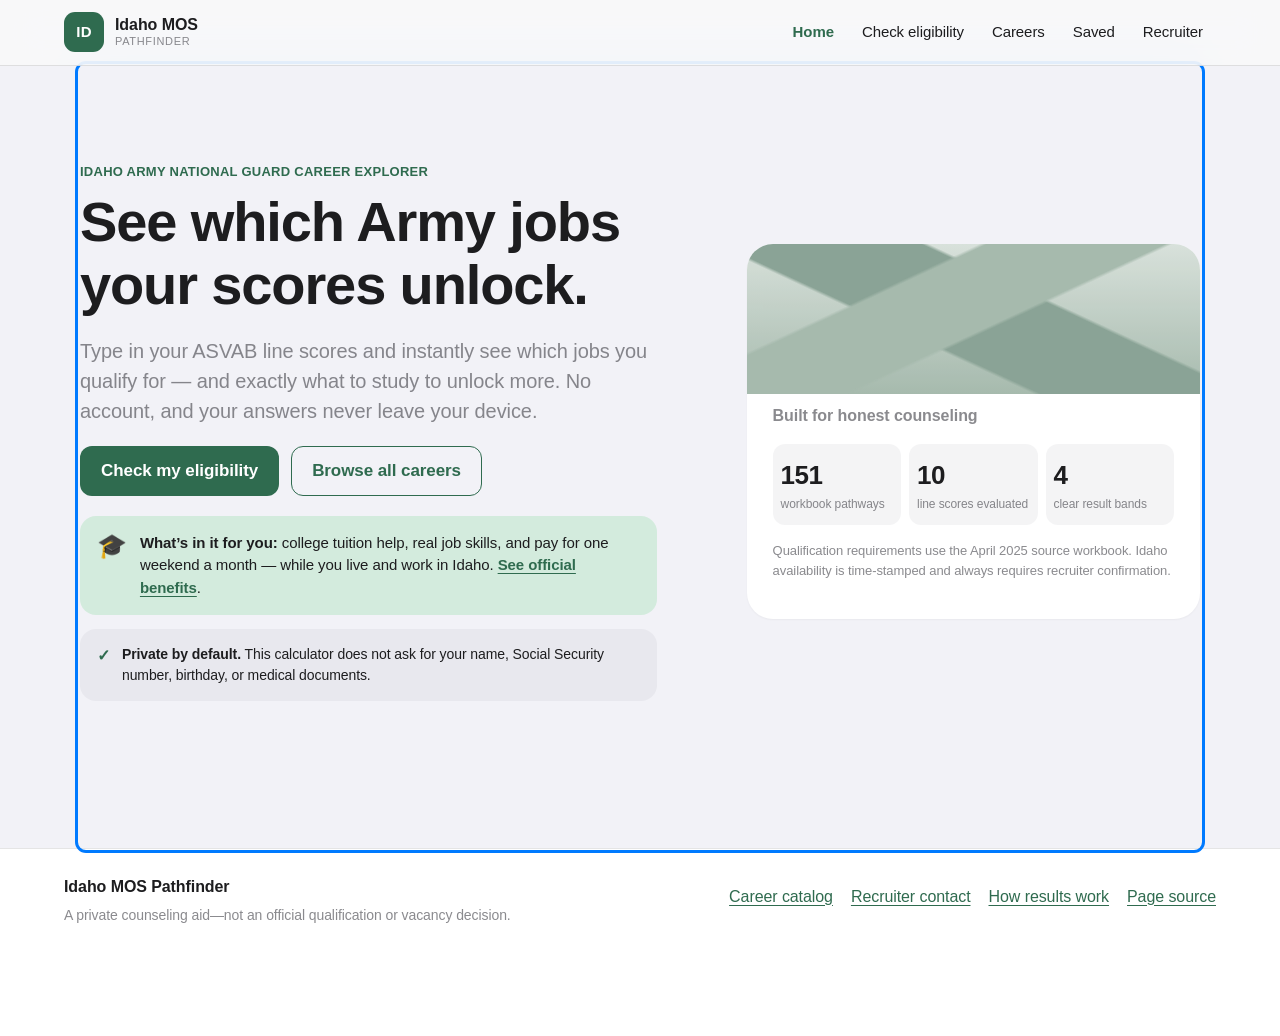
<file: index.html>
<!doctype html>
<html lang="en">
<head>
  <meta charset="utf-8">
  <meta name="viewport" content="width=device-width, initial-scale=1">
  <meta name="theme-color" content="#f2f2f7">
  <meta name="theme-color" media="(prefers-color-scheme: dark)" content="#000000">
  <meta name="description" content="Explore Idaho Army National Guard MOS pathways and estimate eligibility from line scores and screening information.">
  <meta name="robots" content="index,follow">
  <link rel="canonical" href="https://beauxsoleil.github.io/mos/">
  <meta property="og:type" content="website">
  <meta property="og:site_name" content="Idaho MOS Pathfinder">
  <meta property="og:title" content="Idaho MOS Pathfinder | Explore Guard Careers">
  <meta property="og:description" content="Compare your Army line scores with 151 MOS pathways and see clear next steps for Idaho Army National Guard careers.">
  <meta property="og:url" content="https://beauxsoleil.github.io/mos/">
  <meta property="og:image" content="https://beauxsoleil.github.io/mos/social-card.jpg">
  <meta property="og:image:alt" content="Idaho MOS Pathfinder career eligibility explorer">
  <meta name="twitter:card" content="summary_large_image">
  <meta name="twitter:title" content="Idaho MOS Pathfinder | Explore Guard Careers">
  <meta name="twitter:description" content="Compare your Army line scores with 151 MOS pathways and get clear next steps.">
  <meta name="twitter:image" content="https://beauxsoleil.github.io/mos/social-card.jpg">
  <title>Idaho MOS Pathfinder | Explore Guard Careers</title>
  <link rel="icon" href="./favicon.svg" type="image/svg+xml">
  <link rel="stylesheet" href="./styles.css">
  <script type="application/ld+json">
    {
      "@context": "https://schema.org",
      "@type": "WebApplication",
      "name": "Idaho MOS Pathfinder",
      "url": "https://beauxsoleil.github.io/mos/",
      "applicationCategory": "EducationalApplication",
      "operatingSystem": "Any",
      "description": "A private, browser-based counseling aid for exploring Idaho Army National Guard MOS pathways.",
      "isAccessibleForFree": true
    }
  </script>
</head>
<body>
  <a class="skip-link" href="#main">Skip to content</a>
  <header class="site-header">
    <a class="brand" href="#home" data-route="home" aria-label="Idaho MOS Pathfinder home">
      <span class="brand-mark" aria-hidden="true">ID</span>
      <span><strong>Idaho MOS</strong><small>Pathfinder</small></span>
    </a>
    <nav class="desktop-nav" aria-label="Primary navigation">
      <a href="#home" data-route="home">Home</a>
      <a href="#eligibility" data-route="eligibility">Check eligibility</a>
      <a href="#careers" data-route="careers">Careers</a>
      <a href="#saved" data-route="saved">Saved</a>
      <a href="#recruiter" data-route="recruiter">Recruiter</a>
    </nav>
  </header>

  <main id="main" tabindex="-1">
    <section id="home" class="view hero-view" data-view="home">
      <div class="hero-copy">
        <p class="eyebrow">Idaho Army National Guard career explorer</p>
        <h1>See which Army jobs your scores unlock.</h1>
        <p class="lede">Type in your ASVAB line scores and instantly see which jobs you qualify for — and exactly what to study to unlock more. No account, and your answers never leave your device.</p>
        <div class="actions">
          <a class="button primary" href="#eligibility" data-route="eligibility">Check my eligibility</a>
          <a class="button secondary" href="#careers" data-route="careers">Browse all careers</a>
        </div>
        <div class="benefit-strip">
          <span aria-hidden="true">🎓</span>
          <p><strong>What’s in it for you:</strong> college tuition help, real job skills, and pay for one weekend a month — while you live and work in Idaho. <a href="https://www.serveinidaho.com/" target="_blank" rel="noopener">See official benefits</a>.</p>
        </div>
        <div class="privacy-callout">
          <span aria-hidden="true">✓</span>
          <p><strong>Private by default.</strong> This calculator does not ask for your name, Social Security number, birthday, or medical documents.</p>
        </div>
      </div>
      <aside class="hero-panel" aria-label="What the calculator provides">
        <div class="mountain" aria-hidden="true"></div>
        <p class="panel-kicker">Built for honest counseling</p>
        <ul>
          <li><strong>151</strong><span>workbook pathways</span></li>
          <li><strong>10</strong><span>line scores evaluated</span></li>
          <li><strong>4</strong><span>clear result bands</span></li>
        </ul>
        <p class="small">Qualification requirements use the April 2025 source workbook. Idaho availability is time-stamped and always requires recruiter confirmation.</p>
      </aside>
    </section>

    <section id="eligibility" class="view" data-view="eligibility" hidden>
      <div class="section-heading">
        <p class="eyebrow">Private — nothing is sent anywhere</p>
        <h1>Enter your scores</h1>
        <p>Grab your score report and type in the ten line scores. Everything stays on your phone or computer — no account, no name, no Social Security number.</p>
      </div>
      <form id="eligibility-form" novalidate>
        <div id="error-summary" class="error-summary" role="alert" tabindex="-1" hidden></div>

        <section class="form-section">
          <h2 class="section-label">Line scores</h2>
          <p class="field-help">Type the ten two-letter codes exactly as they appear on your score report (for example, <strong>GT 110</strong>). These are “composite” line scores — not your percentile or your raw subtest scores.</p>
          <div id="line-score-list" class="list"></div>
        </section>

        <section class="form-section">
          <h2 class="section-label">Medical profile</h2>
          <p class="field-help">Almost everyone entering has a “111111” profile (all 1s means no known medical restrictions). We’ll assume that’s you unless you say otherwise.</p>
          <div class="list">
            <label class="row switch-row">
              <span class="row-label">All 1s — no restrictions<small>PULHES 111111</small></span>
              <input type="checkbox" class="score-score-helper" checked>
            </label>
          </div>
          <p class="field-help" id="pulhes-detail-help" hidden>If your official profile has any number other than 1, enter it below. “Not yet rated” means you haven’t been through a medical screening yet.</p>
          <div id="pulhes-list" class="list" hidden></div>
        </section>

        <section class="form-section">
          <h2 class="section-label">A few quick questions</h2>
          <p class="field-help">These help narrow down which jobs could fit. They don’t grant a clearance or a medical qualification — a recruiter always confirms.</p>
          <div class="list">
            <label class="row question-row"><span class="row-label">Color vision</span><select name="colorVision" required aria-describedby="error-colorVision"><option value="">Select</option><option value="normal">Normal</option><option value="red_green">Red/green colorblind</option><option value="no_color">No color vision</option><option value="unknown">Not sure</option></select><span class="field-error" id="error-colorVision"></span></label>
            <label class="row question-row"><span class="row-label">U.S. citizenship</span><select name="citizenship" required aria-describedby="error-citizenship"><option value="">Select</option><option value="us_citizen">U.S. citizen</option><option value="non_citizen">Not a U.S. citizen</option><option value="unknown">Not sure</option></select><span class="field-error" id="error-citizenship"></span></label>
            <label class="row question-row"><span class="row-label">Driver’s license</span><select name="driversLicense" required aria-describedby="error-driversLicense"><option value="">Select</option><option value="yes">Yes</option><option value="no">No</option><option value="unknown">Not sure</option></select><span class="field-error" id="error-driversLicense"></span></label>
            <label class="row question-row"><span class="row-label">Background/security check</span><select name="clearanceEligible" required aria-describedby="error-clearanceEligible"><option value="">Select</option><option value="yes">Yes / no known issue</option><option value="no">No / known issue</option><option value="unknown">Not sure</option></select><span class="field-error" id="error-clearanceEligible"></span></label>
            <label class="row question-row"><span class="row-label">Split training option<small>Still in high school — train one summer, finish school, then train again.</small></span><select name="splitTrainingOption" required aria-describedby="error-splitTrainingOption"><option value="">Select</option><option value="no">No</option><option value="yes">Yes</option><option value="unknown">Not sure</option></select><span class="field-error" id="error-splitTrainingOption"></span></label>
            <label class="row question-row"><span class="row-label">Score waiver<small>Show jobs I’m close to, where a recruiter might request a waiver.</small></span><select name="lineScoreWaiverRequested" required aria-describedby="error-lineScoreWaiverRequested"><option value="">Select</option><option value="no">No</option><option value="yes">Yes</option></select><span class="field-error" id="error-lineScoreWaiverRequested"></span></label>
          </div>
        </section>

        <div class="form-actions">
          <button class="button text-button" type="button" id="clear-form">Clear my data</button>
          <button class="button primary" type="submit">Show my jobs</button>
        </div>
      </form>
    </section>

    <section id="results" class="view" data-view="results" hidden>
      <div class="section-heading results-heading">
        <div><p class="eyebrow">Your results</p><h1>Your jobs</h1><p id="result-summary">Enter your scores to see results.</p></div>
        <button class="button secondary compact" type="button" data-route-button="eligibility">Edit my scores</button>
      </div>
      <div id="study-guidance" class="study-guidance" hidden></div>
      <div class="freshness-banner"><strong>A job posting isn’t a guarantee.</strong> “Posting seen” and “Idaho catalog” labels are dated public evidence. A recruiter must confirm the job is actually open right now.</div>
      <div class="results-guide"><strong>Not eligible yet?</strong> Every result tells you what’s holding it back and what to do next. If we don’t know something, we never count it as a pass.</div>
      <div class="filters" aria-label="Result filters">
        <label>Search<input id="result-search" type="search" placeholder="MOS or job title"></label>
        <label>Category<select id="result-category"><option value="all">All categories</option></select></label>
        <label>Result<select id="result-status"><option value="all">All results</option><option value="eligible">You qualify</option><option value="waiver">Close (waiver possible)</option><option value="review">Recruiter should check</option><option value="ineligible">Not eligible yet</option></select></label>
      </div>
      <div id="results-list" class="catalog-sections" aria-live="polite"></div>
    </section>

    <section id="careers" class="view" data-view="careers" hidden>
      <div class="section-heading"><p class="eyebrow">Explore before you test</p><h1>All the jobs</h1><p>Browse every job. The Idaho labels are dated public evidence — not a guarantee the job is open right now.</p></div>
      <div class="filters">
        <label>Search<input id="career-search" type="search" placeholder="Try medic, mechanic, 25B…"></label>
        <label>Category<select id="career-category"><option value="all">All categories</option></select></label>
        <label>Idaho evidence<select id="career-availability"><option value="all">All records</option><option value="current">Posting seen</option><option value="catalog">Idaho catalog-listed</option><option value="unverified">Availability unverified</option></select></label>
      </div>
      <p id="career-count" class="count-line"></p>
      <div id="career-list" class="card-grid"></div>
    </section>

    <section id="saved" class="view" data-view="saved" hidden>
      <div class="section-heading"><p class="eyebrow">Stored on this device</p><h1>Saved MOSs</h1><p>Use this shortlist when you talk with your recruiter.</p></div>
      <div id="saved-list" class="card-grid"></div>
    </section>

    <section id="recruiter" class="view" data-view="recruiter" hidden>
      <div class="section-heading"><p class="eyebrow">Final confirmation</p><h1>Talk with an Idaho recruiter</h1><p>A recruiter can confirm vacancies, review exceptions, and explain the enlistment pathway.</p></div>
      <div class="recruiter-layout">
        <article class="form-card recruiter-card"><h2>What to bring</h2><ul class="checklist"><li>Your official score report</li><li>Any known medical-profile (PULHES) details</li><li>Your top three saved jobs</li><li>Questions about location, training, bonuses, and what’s open</li></ul></article>
        <article class="form-card recruiter-card"><h2>Idaho Army National Guard</h2><p>Call <a href="tel:+12085146197">208-514-6197</a> or use the official recruiting contact page.</p><a class="button primary" href="https://www.serveinidaho.com/contact" target="_blank" rel="noopener">Open official contact page</a><p class="small">This site does not transmit your calculator answers.</p></article>
      </div>
    </section>
  </main>

  <footer class="site-footer">
    <div><strong>Idaho MOS Pathfinder</strong><p>A private counseling aid—not an official qualification or vacancy decision.</p></div>
    <nav aria-label="Supporting information"><a href="#careers" data-route="careers">Career catalog</a><a href="#recruiter" data-route="recruiter">Recruiter contact</a><a href="./methodology.html">How results work</a><a href="https://github.com/Beauxsoleil/mos">Page source</a></nav>
  </footer>

  <nav class="mobile-nav" aria-label="Mobile navigation">
    <a href="#home" data-route="home"><svg viewBox="0 0 24 24" fill="currentColor" aria-hidden="true"><path d="M12 2.7 20.6 10a1 1 0 0 1 .4.8V20a1 1 0 0 1-1 1h-4.5v-5.4a1.6 1.6 0 0 0-1.6-1.6h-3.8a1.6 1.6 0 0 0-1.6 1.6V21H4a1 1 0 0 1-1-1v-9.2a1 1 0 0 1 .4-.8L12 2.7Z"/></svg>Home</a>
    <a href="#eligibility" data-route="eligibility"><svg viewBox="0 0 24 24" fill="none" stroke="currentColor" stroke-width="1.8" stroke-linecap="round" stroke-linejoin="round" aria-hidden="true"><rect x="5" y="4" width="14" height="17" rx="3"/><path d="m9 11 2 2 4-4"/></svg>Eligibility</a>
    <a href="#careers" data-route="careers"><svg viewBox="0 0 24 24" fill="none" stroke="currentColor" stroke-width="1.8" aria-hidden="true"><rect x="4" y="4" width="7" height="7" rx="2"/><rect x="13" y="4" width="7" height="7" rx="2"/><rect x="4" y="13" width="7" height="7" rx="2"/><rect x="13" y="13" width="7" height="7" rx="2"/></svg>Jobs</a>
    <a href="#saved" data-route="saved"><svg viewBox="0 0 24 24" fill="none" stroke="currentColor" stroke-width="1.8" stroke-linecap="round" stroke-linejoin="round" aria-hidden="true"><path d="M6 4h12a1 1 0 0 1 1 1v15l-4.5-3L10 20l-3-3H5a1 1 0 0 1-1-1V5a1 1 0 0 1 1-1Z"/></svg>Saved</a>
    <a href="#recruiter" data-route="recruiter"><svg viewBox="0 0 24 24" fill="none" stroke="currentColor" stroke-width="1.8" stroke-linecap="round" stroke-linejoin="round" aria-hidden="true"><circle cx="12" cy="8" r="4"/><path d="M4 20c0-3.3 3.6-5 8-5s8 1.7 8 5"/></svg>Recruiter</a>
  </nav>

  <dialog id="mos-dialog" aria-labelledby="dialog-title">
    <button class="dialog-close" type="button" aria-label="Close MOS details">×</button>
    <div id="dialog-content"></div>
  </dialog>

  <noscript><p class="noscript">JavaScript is required to run the eligibility calculator. The career source data remains available in <a href="./data/mos.json">the MOS catalog</a>.</p></noscript>
  <div id="status-message" class="sr-only" role="status" aria-live="polite"></div>
  <script src="./app.js" defer></script>
</body>
</html>
</file>
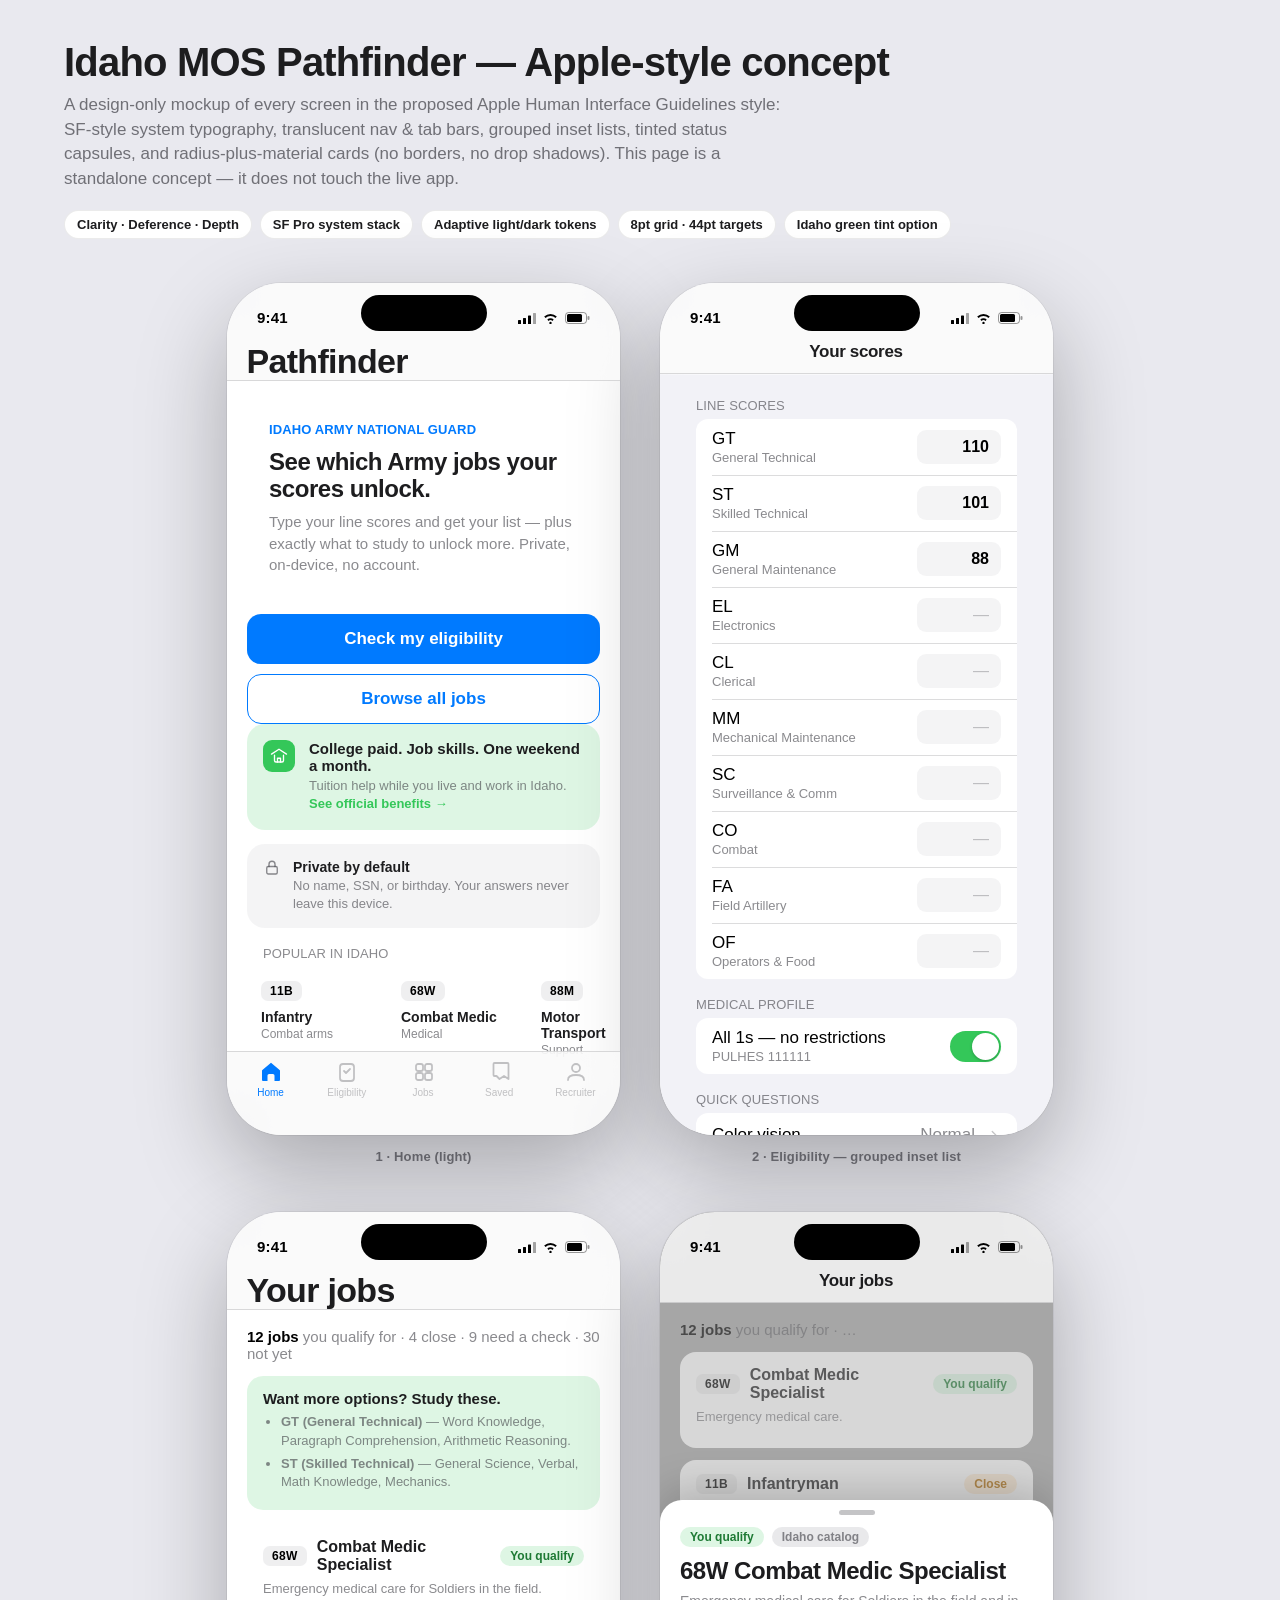
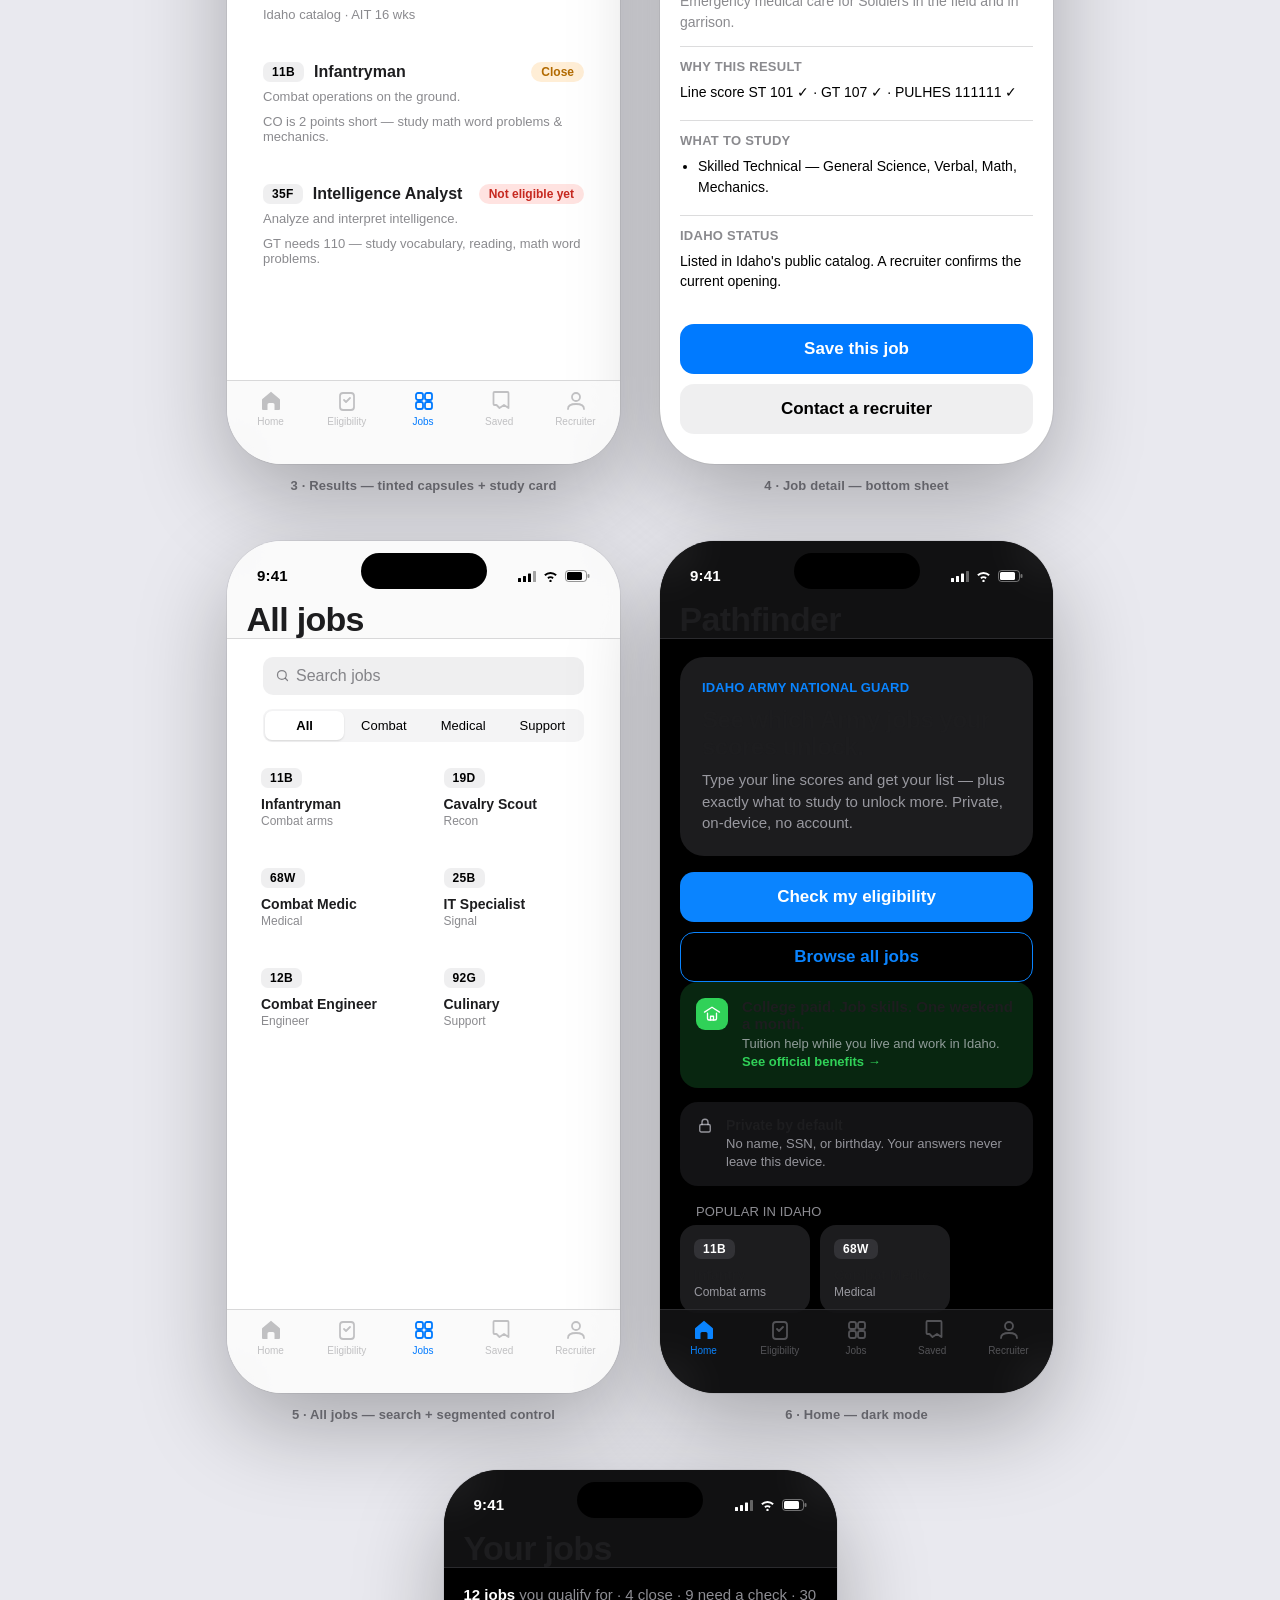
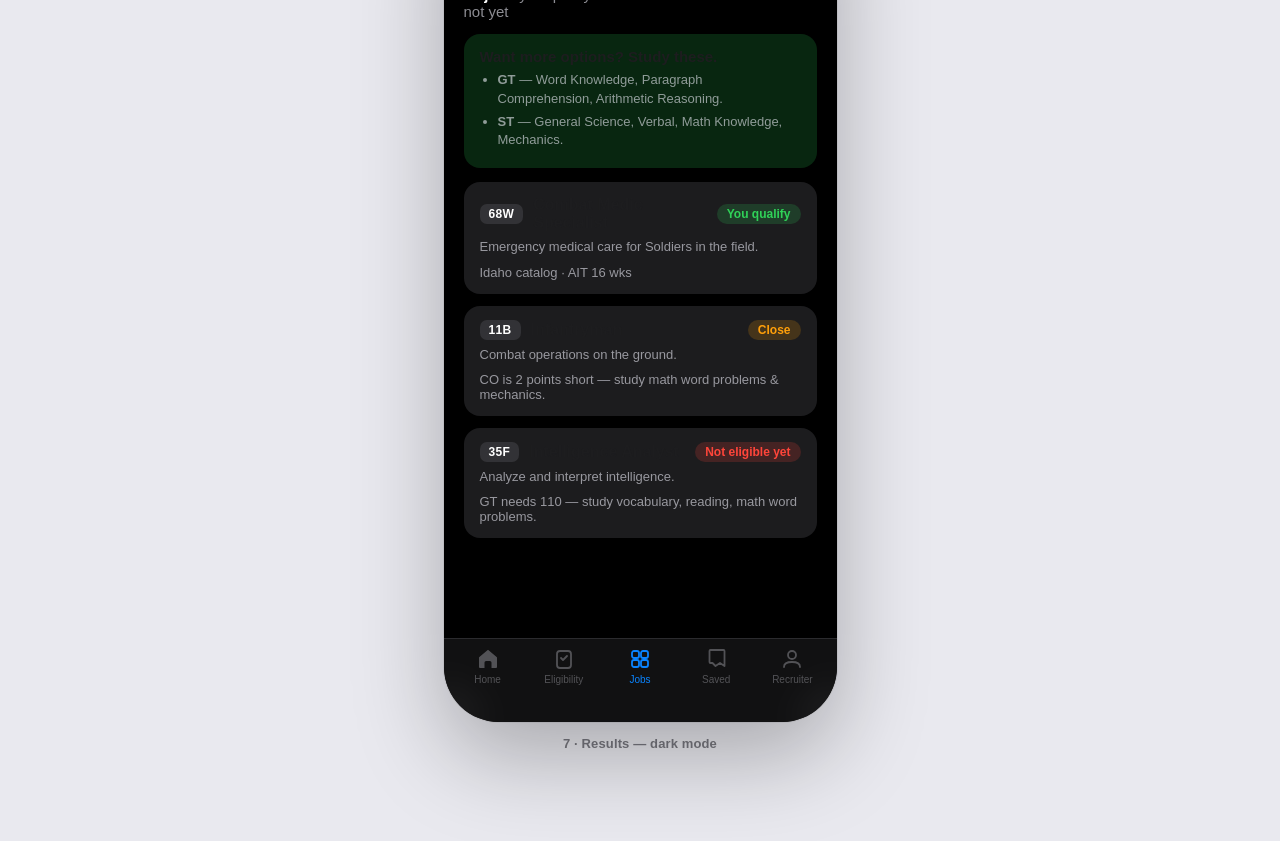
<file: apple-mockup.html>
<!doctype html>
<html lang="en">
<head>
<meta charset="utf-8">
<meta name="viewport" content="width=device-width, initial-scale=1">
<title>Idaho MOS Pathfinder — Apple-style concept mockups</title>
<style>
  :root {
    /* ---- Apple-style semantic tokens (community-measured, HIG-inspired) ---- */
    --label: #000000;
    --label-2: rgba(60,60,67,0.6);
    --label-3: rgba(60,60,67,0.3);
    --bg: #ffffff;
    --grouped: #f2f2f7;
    --surface: #ffffff;
    --elevated: #ffffff;
    --sep: rgba(60,60,67,0.29);
    --sep-soft: rgba(60,60,67,0.18);
    --fill: rgba(120,120,128,0.12);
    --fill-2: rgba(120,120,128,0.08);
    --bar: rgba(249,249,249,0.82);
    --blue: #007aff;
    --blue-2: #0a84ff;
    --green: #34c759;
    --green-tint: rgba(52,199,89,0.16);
    --orange: #ff9500;
    --orange-tint: rgba(255,149,0,0.16);
    --red: #ff3b30;
    --red-tint: rgba(255,59,48,0.14);
    --gray-tint: rgba(120,120,128,0.16);
    --indigo-tint: rgba(88,86,214,0.16);
    --teal-tint: rgba(48,176,199,0.16);
    --screen: #ffffff;
    --hairline: rgba(0,0,0,0.1);
    --panel: #f6f6f8;
  }

  * { box-sizing: border-box; }
  html { -webkit-text-size-adjust: 100%; }
  body {
    margin: 0;
    background: #e9e9ef;
    color: #1d1d1f;
    font-family: -apple-system, BlinkMacSystemFont, "SF Pro Text", "SF Pro Display", "Segoe UI", Roboto, Helvetica, Arial, sans-serif;
    -webkit-font-smoothing: antialiased;
    font-optical-sizing: auto;
  }

  /* ---------- Spec-sheet chrome (outside the phones) ---------- */
  .spec-header {
    padding: 40px 24px 28px;
    max-width: 1200px;
    margin: 0 auto;
  }
  .spec-header h1 { font-size: 40px; letter-spacing: -0.02em; margin: 0 0 8px; font-weight: 700; }
  .spec-header p { font-size: 17px; color: rgba(60,60,67,0.7); margin: 0; max-width: 720px; line-height: 1.45; }
  .spec-header .legend { display: flex; flex-wrap: wrap; gap: 8px; margin-top: 18px; }
  .legend .chip { font-size: 13px; font-weight: 600; padding: 6px 12px; border-radius: 999px; background: #fff; color: #1d1d1f; border: 1px solid rgba(0,0,0,0.08); }
  .canvas {
    display: flex; flex-wrap: wrap; gap: 48px 40px;
    max-width: 1320px; margin: 0 auto; padding: 16px 24px 90px;
    justify-content: center;
  }
  .phone-block { display: flex; flex-direction: column; align-items: center; gap: 14px; }
  .phone-block .label { font-size: 13px; font-weight: 600; letter-spacing: 0.01em; color: rgba(60,60,67,0.65); }

  /* ---------- Phone frame ---------- */
  .phone {
    position: relative;
    width: 393px; height: 852px;
    background: var(--screen);
    border-radius: 55px;
    overflow: hidden;
    box-shadow: 0 0 0 1px rgba(0,0,0,0.06), 0 34px 90px rgba(0,0,0,0.28);
    font-family: inherit;
  }
  .phone.dark {
    --screen: #000;
    --label: #ffffff;
    --label-2: rgba(235,235,245,0.6);
    --label-3: rgba(235,235,245,0.3);
    --bg: #000000;
    --grouped: #000000;
    --surface: #1c1c1e;
    --elevated: #1c1c1e;
    --sep: rgba(84,84,88,0.6);
    --sep-soft: rgba(84,84,88,0.4);
    --fill: rgba(120,120,128,0.24);
    --fill-2: rgba(120,120,128,0.16);
    --bar: rgba(22,22,23,0.8);
    --blue: #0a84ff;
    --blue-2: #0a84ff;
    --green: #30d158;
    --green-tint: rgba(48,209,88,0.18);
    --orange: #ff9f0a;
    --orange-tint: rgba(255,159,10,0.18);
    --red: #ff453a;
    --red-tint: rgba(255,69,58,0.18);
    --gray-tint: rgba(120,120,128,0.24);
  }
  .screen { position: absolute; inset: 0; display: flex; flex-direction: column; }

  /* status bar */
  .statusbar {
    position: absolute; top: 0; left: 0; right: 0; height: 54px; z-index: 30;
    display: flex; align-items: center; justify-content: space-between;
    padding: 16px 30px 0;
    color: var(--label);
  }
  .statusbar .time { font-size: 15px; font-weight: 600; letter-spacing: 0.01em; }
  .statusbar .icons { display: flex; align-items: center; gap: 6px; }
  .statusbar svg { display: block; }
  .island {
    position: absolute; top: 12px; left: 50%; transform: translateX(-50%);
    width: 126px; height: 36px; border-radius: 20px; background: #000; z-index: 40;
  }

  /* ---------- Nav bar (translucent large title) ---------- */
  .navbar {
    position: relative; z-index: 20;
    padding: 60px 20px 0;
    background: var(--bar);
    backdrop-filter: saturate(180%) blur(20px);
    -webkit-backdrop-filter: saturate(180%) blur(20px);
    border-bottom: 1px solid var(--sep-soft);
  }
  .navbar.small { padding-bottom: 12px; }
  .navbar .back { display:flex; align-items:center; gap:2px; font-size:17px; color: var(--blue); margin-bottom: 4px; }
  .navbar .back svg { width: 20px; height: 20px; }
  .navbar h2 { margin: 0; font-size: 34px; font-weight: 700; letter-spacing: -0.02em; line-height: 1.1; }
  .navbar.small h2 { font-size: 17px; font-weight: 600; text-align: center; }

  .content { flex: 1; overflow: hidden; padding: 18px 20px 24px; }
  .content.grouped { background: var(--grouped); }

  /* ---------- Buttons ---------- */
  .btn {
    display: flex; align-items: center; justify-content: center; gap: 8px;
    width: 100%; height: 50px; border-radius: 14px;
    font-size: 17px; font-weight: 600; border: none; cursor: pointer;
  }
  .btn.primary { background: var(--blue); color: #fff; }
  .btn.primary.alt { background: var(--blue-2); }
  .btn.secondary { background: transparent; color: var(--blue); border: 1px solid var(--blue); }
  .btn.tinted { background: var(--fill); color: var(--label); }

  /* ---------- Cards ---------- */
  .card {
    background: var(--surface); border-radius: 20px; padding: 18px;
    margin-bottom: 14px;
  }
  .hero-card { background: var(--surface); border-radius: 24px; padding: 22px; margin-bottom: 16px; }
  .hero-card .kicker { font-size: 13px; font-weight: 600; color: var(--blue); letter-spacing: 0.01em; margin: 0 0 8px; text-transform: uppercase; }
  .hero-card h3 { font-size: 24px; font-weight: 700; letter-spacing: -0.02em; margin: 0 0 8px; line-height: 1.15; }
  .hero-card p { font-size: 15px; color: var(--label-2); margin: 0; line-height: 1.45; }

  .benefit-card { display: flex; gap: 14px; align-items: flex-start; background: var(--green-tint); border-radius: 18px; padding: 16px; margin-bottom: 14px; }
  .benefit-card .ic { width: 32px; height: 32px; border-radius: 9px; background: var(--green); color: #fff; display: grid; place-items: center; flex: 0 0 auto; }
  .benefit-card h4 { margin: 0 0 3px; font-size: 15px; font-weight: 600; }
  .benefit-card p { margin: 0; font-size: 13px; color: var(--label-2); line-height: 1.4; }
  .benefit-card a { color: var(--green); font-weight: 600; text-decoration: none; }

  .privacy-card { display: flex; gap: 12px; align-items: flex-start; background: var(--fill-2); border-radius: 18px; padding: 15px 16px; margin-bottom: 14px; }
  .privacy-card .ic { color: var(--label-2); flex: 0 0 auto; }
  .privacy-card h4 { margin: 0 0 2px; font-size: 14px; font-weight: 600; }
  .privacy-card p { margin: 0; font-size: 13px; color: var(--label-2); line-height: 1.4; }

  /* ---------- Grouped list (Settings style) ---------- */
  .section-title { font-size: 13px; text-transform: uppercase; color: var(--label-2); letter-spacing: 0.01em; margin: 18px 16px 6px; }
  .section-title:first-child { margin-top: 6px; }
  .list { background: var(--surface); border-radius: 12px; margin: 0 16px; overflow: hidden; }
  .row { position: relative; display: flex; align-items: center; min-height: 44px; padding: 10px 16px; gap: 12px; }
  .row + .row::before { content: ""; position: absolute; top: 0; left: 16px; right: 0; height: 1px; background: var(--sep-soft); }
  .row .grow { flex: 1; min-width: 0; }
  .row .rt { font-size: 17px; color: var(--label); }
  .row .rd { font-size: 13px; color: var(--label-2); margin-top: 1px; }
  .row .value { font-size: 17px; color: var(--label-2); }
  .row .chev { color: var(--label-3); }
  .row .chev svg { display: block; width: 14px; height: 14px; }

  /* numeric field pill */
  .field {
    width: 84px; height: 34px; border-radius: 9px; background: var(--fill-2);
    display: flex; align-items: center; justify-content: flex-end; padding: 0 12px;
    font-size: 16px; font-weight: 600; color: var(--label);
    font-variant-numeric: tabular-nums;
  }
  .field.placeholder { color: var(--label-3); font-weight: 400; }

  /* iOS switch */
  .switch { width: 51px; height: 31px; border-radius: 16px; background: var(--green); position: relative; flex: 0 0 auto; }
  .switch::after { content: ""; position: absolute; top: 2px; left: 22px; width: 27px; height: 27px; border-radius: 50%; background: #fff; box-shadow: 0 1px 3px rgba(0,0,0,0.25); }
  .switch.off { background: var(--fill); }
  .switch.off::after { left: 2px; }

  /* segmented control */
  .segmented { display: flex; background: var(--fill-2); border-radius: 9px; padding: 2px; margin: 0 16px 12px; }
  .segmented span { flex: 1; text-align: center; padding: 7px 0; font-size: 13px; font-weight: 500; color: var(--label); border-radius: 7px; }
  .segmented span.active { background: var(--surface); font-weight: 600; box-shadow: 0 1px 2px rgba(0,0,0,0.12); }

  /* search field */
  .search {
    display: flex; align-items: center; gap: 6px; margin: 0 16px 14px;
    height: 38px; padding: 0 12px; border-radius: 10px; background: var(--fill);
    color: var(--label-2); font-size: 16px;
  }
  .search svg { width: 15px; height: 15px; }

  /* job cards */
  .job { background: var(--surface); border-radius: 16px; padding: 14px 16px; margin-bottom: 12px; }
  .job .top { display: flex; align-items: center; gap: 10px; margin-bottom: 6px; }
  .mos { font-size: 12px; font-weight: 700; letter-spacing: 0.03em; padding: 3px 9px; border-radius: 7px; background: var(--fill); color: var(--label); }
  .job h4 { margin: 0; font-size: 16px; font-weight: 600; flex: 1; }
  .job p { margin: 0 0 8px; font-size: 13px; color: var(--label-2); line-height: 1.4; }
  .job .hint { font-size: 13px; color: var(--label-2); }

  /* status capsules (tinted) */
  .cap { display: inline-flex; align-items: center; font-size: 12px; font-weight: 600; padding: 3px 10px; border-radius: 999px; }
  .cap.green { background: var(--green-tint); color: #1e7a34; }
  .cap.orange { background: var(--orange-tint); color: #b26a00; }
  .cap.red { background: var(--red-tint); color: #c6281f; }
  .cap.gray { background: var(--gray-tint); color: var(--label-2); }
  .dark .cap.green { color: #30d158; }
  .dark .cap.orange { color: #ff9f0a; }
  .dark .cap.red { color: #ff453a; }

  .study-card { background: var(--green-tint); border-radius: 16px; padding: 14px 16px; margin-bottom: 14px; }
  .study-card h4 { margin: 0 0 6px; font-size: 15px; font-weight: 600; }
  .study-card ul { margin: 0; padding-left: 18px; }
  .study-card li { font-size: 13px; color: var(--label-2); line-height: 1.45; margin-bottom: 4px; }

  /* ---------- Tab bar ---------- */
  .tabbar {
    position: absolute; bottom: 0; left: 0; right: 0; height: 84px; z-index: 20;
    display: flex; padding: 8px 6px 24px;
    background: var(--bar);
    backdrop-filter: saturate(180%) blur(20px);
    -webkit-backdrop-filter: saturate(180%) blur(20px);
    border-top: 1px solid var(--sep-soft);
  }
  .tabbar .tab { flex: 1; display: flex; flex-direction: column; align-items: center; gap: 3px; font-size: 10px; color: var(--label-3); }
  .tabbar .tab.on { color: var(--blue); }
  .tabbar svg { width: 24px; height: 24px; }

  /* ---------- Bottom sheet ---------- */
  .sheet {
    position: absolute; left: 0; right: 0; bottom: 0; z-index: 25;
    background: var(--elevated); border-radius: 22px 22px 0 0;
    padding: 10px 20px 30px; box-shadow: 0 -10px 40px rgba(0,0,0,0.18);
  }
  .sheet .grabber { width: 36px; height: 5px; border-radius: 3px; background: var(--label-3); margin: 0 auto 12px; }
  .sheet .badges { display: flex; gap: 8px; margin-bottom: 10px; flex-wrap: wrap; }
  .sheet h3 { margin: 0 0 6px; font-size: 24px; font-weight: 700; letter-spacing: -0.02em; }
  .sheet .sub { font-size: 14px; color: var(--label-2); margin: 0 0 14px; line-height: 1.45; }
  .sheet .sheet-section { padding: 12px 0; border-top: 1px solid var(--sep-soft); }
  .sheet .sheet-section h5 { margin: 0 0 8px; font-size: 13px; font-weight: 600; text-transform: uppercase; color: var(--label-2); letter-spacing: 0.02em; }
  .sheet .sheet-section p, .sheet .sheet-section li { font-size: 14px; color: var(--label); line-height: 1.45; margin: 0 0 6px; }
  .sheet .sheet-section ul { margin: 0; padding-left: 18px; }
  .sheet .row-actions { display: flex; flex-direction: column; gap: 10px; margin-top: 14px; }

  /* misc */
  .dim { color: var(--label-2); }
  .mt { margin-top: 14px; }
  .rowstrip { display: flex; gap: 10px; overflow: hidden; margin: 0 -20px; padding: 0 20px; }
  .minicard { flex: 0 0 130px; background: var(--surface); border-radius: 16px; padding: 14px; }
  .minicard .mos { margin-bottom: 8px; display: inline-block; }
  .minicard h5 { margin: 0 0 2px; font-size: 14px; font-weight: 600; }
  .minicard p { margin: 0; font-size: 12px; color: var(--label-2); }

  .stack-actions { display: flex; flex-direction: column; gap: 10px; }
</style>
</head>
<body>

<header class="spec-header">
  <h1>Idaho MOS Pathfinder — Apple-style concept</h1>
  <p>A design-only mockup of every screen in the proposed Apple Human Interface Guidelines style: SF-style system typography, translucent nav &amp; tab bars, grouped inset lists, tinted status capsules, and radius-plus-material cards (no borders, no drop shadows). This page is a standalone concept — it does not touch the live app.</p>
  <div class="legend">
    <span class="chip">Clarity · Deference · Depth</span>
    <span class="chip">SF Pro system stack</span>
    <span class="chip">Adaptive light/dark tokens</span>
    <span class="chip">8pt grid · 44pt targets</span>
    <span class="chip">Idaho green tint option</span>
  </div>
</header>

<main class="canvas">

  <!-- ============ 1. HOME (light) ============ -->
  <div class="phone-block">
    <div class="phone">
      <div class="island"></div>
      <div class="statusbar">
        <span class="time">9:41</span>
        <span class="icons">
          <svg width="18" height="12" viewBox="0 0 18 12"><rect x="0" y="8" width="3" height="4" rx="0.6" fill="currentColor"/><rect x="5" y="6" width="3" height="6" rx="0.6" fill="currentColor"/><rect x="10" y="3.5" width="3" height="8.5" rx="0.6" fill="currentColor"/><rect x="15" y="1" width="3" height="11" rx="0.6" fill="currentColor" opacity="0.35"/></svg>
          <svg width="17" height="12" viewBox="0 0 17 12"><path d="M8.5 2a9 9 0 0 1 6.3 2.6l-1.3 1.5a7 7 0 0 0-10 0L2.2 4.6A9 9 0 0 1 8.5 2Z" fill="currentColor"/><path d="M8.5 6.3A4.6 4.6 0 0 1 11.7 7.6l-1.2 1.5a2.7 2.7 0 0 0-4 0L5.3 7.6A4.6 4.6 0 0 1 8.5 6.3Z" fill="currentColor"/><circle cx="8.5" cy="11" r="1.2" fill="currentColor"/></svg>
          <svg width="25" height="12" viewBox="0 0 25 12"><rect x="0.5" y="0.5" width="21" height="11" rx="3" fill="none" stroke="currentColor" opacity="0.4"/><rect x="2" y="2" width="15" height="8" rx="1.5" fill="currentColor"/><rect x="22.5" y="4" width="2" height="4" rx="1" fill="currentColor" opacity="0.4"/></svg>
        </span>
      </div>
      <div class="screen">
        <div class="navbar"><h2>Pathfinder</h2></div>
        <div class="content">
          <div class="hero-card">
            <p class="kicker">Idaho Army National Guard</p>
            <h3>See which Army jobs your scores unlock.</h3>
            <p>Type your line scores and get your list — plus exactly what to study to unlock more. Private, on-device, no account.</p>
          </div>
          <div class="stack-actions">
            <button class="btn primary">Check my eligibility</button>
            <button class="btn secondary">Browse all jobs</button>
          </div>
          <div class="benefit-card">
            <span class="ic">
              <svg width="18" height="18" viewBox="0 0 24 24" fill="none" stroke="currentColor" stroke-width="1.8" stroke-linecap="round" stroke-linejoin="round"><path d="M2 9.5 12 3l10 6.5"/><path d="M6 11v7a2 2 0 0 0 2 2h8a2 2 0 0 0 2-2v-7"/><path d="M10 20v-5h4v5"/></svg>
            </span>
            <div>
              <h4>College paid. Job skills. One weekend a month.</h4>
              <p>Tuition help while you live and work in Idaho. <a href="#">See official benefits →</a></p>
            </div>
          </div>
          <div class="privacy-card">
            <span class="ic"><svg width="18" height="18" viewBox="0 0 24 24" fill="none" stroke="currentColor" stroke-width="1.8" stroke-linecap="round" stroke-linejoin="round"><rect x="5" y="10" width="14" height="10" rx="2"/><path d="M8 10V7a4 4 0 0 1 8 0v3"/></svg></span>
            <div>
              <h4>Private by default</h4>
              <p>No name, SSN, or birthday. Your answers never leave this device.</p>
            </div>
          </div>
          <p class="section-title">Popular in Idaho</p>
          <div class="rowstrip">
            <div class="minicard"><span class="mos">11B</span><h5>Infantry</h5><p>Combat arms</p></div>
            <div class="minicard"><span class="mos">68W</span><h5>Combat Medic</h5><p>Medical</p></div>
            <div class="minicard"><span class="mos">88M</span><h5>Motor Transport</h5><p>Support</p></div>
          </div>
        </div>
        <div class="tabbar">
          <div class="tab on"><svg viewBox="0 0 24 24" fill="currentColor"><path d="M12 2.7 20.6 10a1 1 0 0 1 .4.8V20a1 1 0 0 1-1 1h-4.5v-5.4a1.6 1.6 0 0 0-1.6-1.6h-3.8a1.6 1.6 0 0 0-1.6 1.6V21H4a1 1 0 0 1-1-1v-9.2a1 1 0 0 1 .4-.8L12 2.7Z"/></svg><span>Home</span></div>
          <div class="tab"><svg viewBox="0 0 24 24" fill="none" stroke="currentColor" stroke-width="1.8" stroke-linecap="round" stroke-linejoin="round"><rect x="5" y="4" width="14" height="17" rx="3"/><path d="m9 11 2 2 4-4"/></svg><span>Eligibility</span></div>
          <div class="tab"><svg viewBox="0 0 24 24" fill="none" stroke="currentColor" stroke-width="1.8"><rect x="4" y="4" width="7" height="7" rx="2"/><rect x="13" y="4" width="7" height="7" rx="2"/><rect x="4" y="13" width="7" height="7" rx="2"/><rect x="13" y="13" width="7" height="7" rx="2"/></svg><span>Jobs</span></div>
          <div class="tab"><svg viewBox="0 0 24 24" fill="none" stroke="currentColor" stroke-width="1.8" stroke-linecap="round" stroke-linejoin="round"><path d="M6 4h12a1 1 0 0 1 1 1v15l-4.5-3L10 20l-3-3H5a1 1 0 0 1-1-1V5a1 1 0 0 1 1-1Z" transform="translate(1.5 -1)"/></svg><span>Saved</span></div>
          <div class="tab"><svg viewBox="0 0 24 24" fill="none" stroke="currentColor" stroke-width="1.8" stroke-linecap="round" stroke-linejoin="round"><circle cx="12" cy="8" r="4"/><path d="M4 20c0-3.3 3.6-5 8-5s8 1.7 8 5"/></svg><span>Recruiter</span></div>
        </div>
      </div>
    </div>
    <span class="label">1 · Home (light)</span>
  </div>

  <!-- ============ 2. ELIGIBILITY FORM ============ -->
  <div class="phone-block">
    <div class="phone">
      <div class="island"></div>
      <div class="statusbar">
        <span class="time">9:41</span>
        <span class="icons">
          <svg width="18" height="12" viewBox="0 0 18 12"><rect x="0" y="8" width="3" height="4" rx="0.6" fill="currentColor"/><rect x="5" y="6" width="3" height="6" rx="0.6" fill="currentColor"/><rect x="10" y="3.5" width="3" height="8.5" rx="0.6" fill="currentColor"/><rect x="15" y="1" width="3" height="11" rx="0.6" fill="currentColor" opacity="0.35"/></svg>
          <svg width="17" height="12" viewBox="0 0 17 12"><path d="M8.5 2a9 9 0 0 1 6.3 2.6l-1.3 1.5a7 7 0 0 0-10 0L2.2 4.6A9 9 0 0 1 8.5 2Z" fill="currentColor"/><path d="M8.5 6.3A4.6 4.6 0 0 1 11.7 7.6l-1.2 1.5a2.7 2.7 0 0 0-4 0L5.3 7.6A4.6 4.6 0 0 1 8.5 6.3Z" fill="currentColor"/><circle cx="8.5" cy="11" r="1.2" fill="currentColor"/></svg>
          <svg width="25" height="12" viewBox="0 0 25 12"><rect x="0.5" y="0.5" width="21" height="11" rx="3" fill="none" stroke="currentColor" opacity="0.4"/><rect x="2" y="2" width="15" height="8" rx="1.5" fill="currentColor"/><rect x="22.5" y="4" width="2" height="4" rx="1" fill="currentColor" opacity="0.4"/></svg>
        </span>
      </div>
      <div class="screen">
        <div class="navbar small"><h2>Your scores</h2></div>
        <div class="content grouped">
          <p class="section-title">Line scores</p>
          <div class="list">
            <div class="row"><div class="grow"><div class="rt">GT</div><div class="rd">General Technical</div></div><span class="field">110</span></div>
            <div class="row"><div class="grow"><div class="rt">ST</div><div class="rd">Skilled Technical</div></div><span class="field">101</span></div>
            <div class="row"><div class="grow"><div class="rt">GM</div><div class="rd">General Maintenance</div></div><span class="field">88</span></div>
            <div class="row"><div class="grow"><div class="rt">EL</div><div class="rd">Electronics</div></div><span class="field placeholder">—</span></div>
            <div class="row"><div class="grow"><div class="rt">CL</div><div class="rd">Clerical</div></div><span class="field placeholder">—</span></div>
            <div class="row"><div class="grow"><div class="rt">MM</div><div class="rd">Mechanical Maintenance</div></div><span class="field placeholder">—</span></div>
            <div class="row"><div class="grow"><div class="rt">SC</div><div class="rd">Surveillance &amp; Comm</div></div><span class="field placeholder">—</span></div>
            <div class="row"><div class="grow"><div class="rt">CO</div><div class="rd">Combat</div></div><span class="field placeholder">—</span></div>
            <div class="row"><div class="grow"><div class="rt">FA</div><div class="rd">Field Artillery</div></div><span class="field placeholder">—</span></div>
            <div class="row"><div class="grow"><div class="rt">OF</div><div class="rd">Operators &amp; Food</div></div><span class="field placeholder">—</span></div>
          </div>
          <p class="section-title">Medical profile</p>
          <div class="list">
            <div class="row"><div class="grow"><div class="rt">All 1s — no restrictions</div><div class="rd">PULHES 111111</div></div><span class="switch"></span></div>
          </div>
          <p class="section-title">Quick questions</p>
          <div class="list">
            <div class="row"><div class="grow"><div class="rt">Color vision</div></div><span class="value">Normal</span><span class="chev"><svg viewBox="0 0 24 24" fill="none" stroke="currentColor" stroke-width="2.2" stroke-linecap="round" stroke-linejoin="round"><path d="m9 6 6 6-6 6"/></svg></span></div>
            <div class="row"><div class="grow"><div class="rt">U.S. citizenship</div></div><span class="value">U.S. citizen</span><span class="chev"><svg viewBox="0 0 24 24" fill="none" stroke="currentColor" stroke-width="2.2" stroke-linecap="round" stroke-linejoin="round"><path d="m9 6 6 6-6 6"/></svg></span></div>
            <div class="row"><div class="grow"><div class="rt">Driver's license</div></div><span class="value">Yes</span><span class="chev"><svg viewBox="0 0 24 24" fill="none" stroke="currentColor" stroke-width="2.2" stroke-linecap="round" stroke-linejoin="round"><path d="m9 6 6 6-6 6"/></svg></span></div>
            <div class="row"><div class="grow"><div class="rt">Background check</div></div><span class="value">No known issue</span><span class="chev"><svg viewBox="0 0 24 24" fill="none" stroke="currentColor" stroke-width="2.2" stroke-linecap="round" stroke-linejoin="round"><path d="m9 6 6 6-6 6"/></svg></span></div>
            <div class="row"><div class="grow"><div class="rt">Split option</div></div><span class="value">No</span><span class="chev"><svg viewBox="0 0 24 24" fill="none" stroke="currentColor" stroke-width="2.2" stroke-linecap="round" stroke-linejoin="round"><path d="m9 6 6 6-6 6"/></svg></span></div>
            <div class="row"><div class="grow"><div class="rt">Score waiver</div></div><span class="value">No</span><span class="chev"><svg viewBox="0 0 24 24" fill="none" stroke="currentColor" stroke-width="2.2" stroke-linecap="round" stroke-linejoin="round"><path d="m9 6 6 6-6 6"/></svg></span></div>
          </div>
          <div class="mt" style="margin:18px 16px 0;"><button class="btn primary">Show my jobs</button></div>
        </div>
      </div>
    </div>
    <span class="label">2 · Eligibility — grouped inset list</span>
  </div>

  <!-- ============ 3. RESULTS ============ -->
  <div class="phone-block">
    <div class="phone">
      <div class="island"></div>
      <div class="statusbar">
        <span class="time">9:41</span>
        <span class="icons">
          <svg width="18" height="12" viewBox="0 0 18 12"><rect x="0" y="8" width="3" height="4" rx="0.6" fill="currentColor"/><rect x="5" y="6" width="3" height="6" rx="0.6" fill="currentColor"/><rect x="10" y="3.5" width="3" height="8.5" rx="0.6" fill="currentColor"/><rect x="15" y="1" width="3" height="11" rx="0.6" fill="currentColor" opacity="0.35"/></svg>
          <svg width="17" height="12" viewBox="0 0 17 12"><path d="M8.5 2a9 9 0 0 1 6.3 2.6l-1.3 1.5a7 7 0 0 0-10 0L2.2 4.6A9 9 0 0 1 8.5 2Z" fill="currentColor"/><path d="M8.5 6.3A4.6 4.6 0 0 1 11.7 7.6l-1.2 1.5a2.7 2.7 0 0 0-4 0L5.3 7.6A4.6 4.6 0 0 1 8.5 6.3Z" fill="currentColor"/><circle cx="8.5" cy="11" r="1.2" fill="currentColor"/></svg>
          <svg width="25" height="12" viewBox="0 0 25 12"><rect x="0.5" y="0.5" width="21" height="11" rx="3" fill="none" stroke="currentColor" opacity="0.4"/><rect x="2" y="2" width="15" height="8" rx="1.5" fill="currentColor"/><rect x="22.5" y="4" width="2" height="4" rx="1" fill="currentColor" opacity="0.4"/></svg>
        </span>
      </div>
      <div class="screen">
        <div class="navbar"><h2>Your jobs</h2></div>
        <div class="content">
          <p class="dim" style="font-size:15px; margin:0 0 14px;"><strong style="color:var(--label)">12 jobs</strong> you qualify for · 4 close · 9 need a check · 30 not yet</p>
          <div class="study-card">
            <h4>Want more options? Study these.</h4>
            <ul>
              <li><strong>GT (General Technical)</strong> — Word Knowledge, Paragraph Comprehension, Arithmetic Reasoning.</li>
              <li><strong>ST (Skilled Technical)</strong> — General Science, Verbal, Math Knowledge, Mechanics.</li>
            </ul>
          </div>
          <div class="job">
            <div class="top"><span class="mos">68W</span><h4>Combat Medic Specialist</h4><span class="cap green">You qualify</span></div>
            <p>Emergency medical care for Soldiers in the field.</p>
            <div class="hint">Idaho catalog · AIT 16 wks</div>
          </div>
          <div class="job">
            <div class="top"><span class="mos">11B</span><h4>Infantryman</h4><span class="cap orange">Close</span></div>
            <p>Combat operations on the ground.</p>
            <div class="hint">CO is 2 points short — study math word problems &amp; mechanics.</div>
          </div>
          <div class="job">
            <div class="top"><span class="mos">35F</span><h4>Intelligence Analyst</h4><span class="cap red">Not eligible yet</span></div>
            <p>Analyze and interpret intelligence.</p>
            <div class="hint">GT needs 110 — study vocabulary, reading, math word problems.</div>
          </div>
        </div>
        <div class="tabbar">
          <div class="tab"><svg viewBox="0 0 24 24" fill="currentColor"><path d="M12 2.7 20.6 10a1 1 0 0 1 .4.8V20a1 1 0 0 1-1 1h-4.5v-5.4a1.6 1.6 0 0 0-1.6-1.6h-3.8a1.6 1.6 0 0 0-1.6 1.6V21H4a1 1 0 0 1-1-1v-9.2a1 1 0 0 1 .4-.8L12 2.7Z"/></svg><span>Home</span></div>
          <div class="tab"><svg viewBox="0 0 24 24" fill="none" stroke="currentColor" stroke-width="1.8" stroke-linecap="round" stroke-linejoin="round"><rect x="5" y="4" width="14" height="17" rx="3"/><path d="m9 11 2 2 4-4"/></svg><span>Eligibility</span></div>
          <div class="tab on"><svg viewBox="0 0 24 24" fill="none" stroke="currentColor" stroke-width="1.8"><rect x="4" y="4" width="7" height="7" rx="2"/><rect x="13" y="4" width="7" height="7" rx="2"/><rect x="4" y="13" width="7" height="7" rx="2"/><rect x="13" y="13" width="7" height="7" rx="2"/></svg><span>Jobs</span></div>
          <div class="tab"><svg viewBox="0 0 24 24" fill="none" stroke="currentColor" stroke-width="1.8" stroke-linecap="round" stroke-linejoin="round"><path d="M6 4h12a1 1 0 0 1 1 1v15l-4.5-3L10 20l-3-3H5a1 1 0 0 1-1-1V5a1 1 0 0 1 1-1Z" transform="translate(1.5 -1)"/></svg><span>Saved</span></div>
          <div class="tab"><svg viewBox="0 0 24 24" fill="none" stroke="currentColor" stroke-width="1.8" stroke-linecap="round" stroke-linejoin="round"><circle cx="12" cy="8" r="4"/><path d="M4 20c0-3.3 3.6-5 8-5s8 1.7 8 5"/></svg><span>Recruiter</span></div>
        </div>
      </div>
    </div>
    <span class="label">3 · Results — tinted capsules + study card</span>
  </div>

  <!-- ============ 4. JOB DETAIL SHEET ============ -->
  <div class="phone-block">
    <div class="phone">
      <div class="island"></div>
      <div class="statusbar">
        <span class="time">9:41</span>
        <span class="icons">
          <svg width="18" height="12" viewBox="0 0 18 12"><rect x="0" y="8" width="3" height="4" rx="0.6" fill="currentColor"/><rect x="5" y="6" width="3" height="6" rx="0.6" fill="currentColor"/><rect x="10" y="3.5" width="3" height="8.5" rx="0.6" fill="currentColor"/><rect x="15" y="1" width="3" height="11" rx="0.6" fill="currentColor" opacity="0.35"/></svg>
          <svg width="17" height="12" viewBox="0 0 17 12"><path d="M8.5 2a9 9 0 0 1 6.3 2.6l-1.3 1.5a7 7 0 0 0-10 0L2.2 4.6A9 9 0 0 1 8.5 2Z" fill="currentColor"/><path d="M8.5 6.3A4.6 4.6 0 0 1 11.7 7.6l-1.2 1.5a2.7 2.7 0 0 0-4 0L5.3 7.6A4.6 4.6 0 0 1 8.5 6.3Z" fill="currentColor"/><circle cx="8.5" cy="11" r="1.2" fill="currentColor"/></svg>
          <svg width="25" height="12" viewBox="0 0 25 12"><rect x="0.5" y="0.5" width="21" height="11" rx="3" fill="none" stroke="currentColor" opacity="0.4"/><rect x="2" y="2" width="15" height="8" rx="1.5" fill="currentColor"/><rect x="22.5" y="4" width="2" height="4" rx="1" fill="currentColor" opacity="0.4"/></svg>
        </span>
      </div>
      <!-- dim backdrop behind sheet -->
      <div style="position:absolute; inset:0; background: rgba(0,0,0,0.35);"></div>
      <div class="screen" style="background:transparent;">
        <div class="navbar small"><h2>Your jobs</h2></div>
        <div class="content" style="opacity:0.55;">
          <p class="dim" style="font-size:15px; margin:0 0 14px;"><strong style="color:var(--label)">12 jobs</strong> you qualify for · …</p>
          <div class="job"><div class="top"><span class="mos">68W</span><h4>Combat Medic Specialist</h4><span class="cap green">You qualify</span></div><p>Emergency medical care.</p></div>
          <div class="job"><div class="top"><span class="mos">11B</span><h4>Infantryman</h4><span class="cap orange">Close</span></div><p>Combat operations.</p></div>
        </div>
        <div class="sheet">
          <div class="grabber"></div>
          <div class="badges"><span class="cap green">You qualify</span><span class="cap gray">Idaho catalog</span></div>
          <h3>68W Combat Medic Specialist</h3>
          <p class="sub">Emergency medical care for Soldiers in the field and in garrison.</p>
          <div class="sheet-section">
            <h5>Why this result</h5>
            <p>Line score ST 101 ✓ · GT 107 ✓ · PULHES 111111 ✓</p>
          </div>
          <div class="sheet-section">
            <h5>What to study</h5>
            <ul><li>Skilled Technical — General Science, Verbal, Math, Mechanics.</li></ul>
          </div>
          <div class="sheet-section">
            <h5>Idaho status</h5>
            <p>Listed in Idaho's public catalog. A recruiter confirms the current opening.</p>
          </div>
          <div class="row-actions">
            <button class="btn primary">Save this job</button>
            <button class="btn tinted">Contact a recruiter</button>
          </div>
        </div>
      </div>
    </div>
    <span class="label">4 · Job detail — bottom sheet</span>
  </div>

  <!-- ============ 5. CAREERS ============ -->
  <div class="phone-block">
    <div class="phone">
      <div class="island"></div>
      <div class="statusbar">
        <span class="time">9:41</span>
        <span class="icons">
          <svg width="18" height="12" viewBox="0 0 18 12"><rect x="0" y="8" width="3" height="4" rx="0.6" fill="currentColor"/><rect x="5" y="6" width="3" height="6" rx="0.6" fill="currentColor"/><rect x="10" y="3.5" width="3" height="8.5" rx="0.6" fill="currentColor"/><rect x="15" y="1" width="3" height="11" rx="0.6" fill="currentColor" opacity="0.35"/></svg>
          <svg width="17" height="12" viewBox="0 0 17 12"><path d="M8.5 2a9 9 0 0 1 6.3 2.6l-1.3 1.5a7 7 0 0 0-10 0L2.2 4.6A9 9 0 0 1 8.5 2Z" fill="currentColor"/><path d="M8.5 6.3A4.6 4.6 0 0 1 11.7 7.6l-1.2 1.5a2.7 2.7 0 0 0-4 0L5.3 7.6A4.6 4.6 0 0 1 8.5 6.3Z" fill="currentColor"/><circle cx="8.5" cy="11" r="1.2" fill="currentColor"/></svg>
          <svg width="25" height="12" viewBox="0 0 25 12"><rect x="0.5" y="0.5" width="21" height="11" rx="3" fill="none" stroke="currentColor" opacity="0.4"/><rect x="2" y="2" width="15" height="8" rx="1.5" fill="currentColor"/><rect x="22.5" y="4" width="2" height="4" rx="1" fill="currentColor" opacity="0.4"/></svg>
        </span>
      </div>
      <div class="screen">
        <div class="navbar"><h2>All jobs</h2></div>
        <div class="content">
          <div class="search">
            <svg viewBox="0 0 24 24" fill="none" stroke="currentColor" stroke-width="2" stroke-linecap="round"><circle cx="11" cy="11" r="7"/><path d="m20 20-3.5-3.5"/></svg>
            Search jobs
          </div>
          <div class="segmented"><span class="active">All</span><span>Combat</span><span>Medical</span><span>Support</span></div>
          <div style="display:grid; grid-template-columns:1fr 1fr; gap:12px;">
            <div class="minicard" style="flex:none;"><span class="mos">11B</span><h5>Infantryman</h5><p>Combat arms</p></div>
            <div class="minicard" style="flex:none;"><span class="mos">19D</span><h5>Cavalry Scout</h5><p>Recon</p></div>
            <div class="minicard" style="flex:none;"><span class="mos">68W</span><h5>Combat Medic</h5><p>Medical</p></div>
            <div class="minicard" style="flex:none;"><span class="mos">25B</span><h5>IT Specialist</h5><p>Signal</p></div>
            <div class="minicard" style="flex:none;"><span class="mos">12B</span><h5>Combat Engineer</h5><p>Engineer</p></div>
            <div class="minicard" style="flex:none;"><span class="mos">92G</span><h5>Culinary</h5><p>Support</p></div>
          </div>
        </div>
        <div class="tabbar">
          <div class="tab"><svg viewBox="0 0 24 24" fill="currentColor"><path d="M12 2.7 20.6 10a1 1 0 0 1 .4.8V20a1 1 0 0 1-1 1h-4.5v-5.4a1.6 1.6 0 0 0-1.6-1.6h-3.8a1.6 1.6 0 0 0-1.6 1.6V21H4a1 1 0 0 1-1-1v-9.2a1 1 0 0 1 .4-.8L12 2.7Z"/></svg><span>Home</span></div>
          <div class="tab"><svg viewBox="0 0 24 24" fill="none" stroke="currentColor" stroke-width="1.8" stroke-linecap="round" stroke-linejoin="round"><rect x="5" y="4" width="14" height="17" rx="3"/><path d="m9 11 2 2 4-4"/></svg><span>Eligibility</span></div>
          <div class="tab on"><svg viewBox="0 0 24 24" fill="none" stroke="currentColor" stroke-width="1.8"><rect x="4" y="4" width="7" height="7" rx="2"/><rect x="13" y="4" width="7" height="7" rx="2"/><rect x="4" y="13" width="7" height="7" rx="2"/><rect x="13" y="13" width="7" height="7" rx="2"/></svg><span>Jobs</span></div>
          <div class="tab"><svg viewBox="0 0 24 24" fill="none" stroke="currentColor" stroke-width="1.8" stroke-linecap="round" stroke-linejoin="round"><path d="M6 4h12a1 1 0 0 1 1 1v15l-4.5-3L10 20l-3-3H5a1 1 0 0 1-1-1V5a1 1 0 0 1 1-1Z" transform="translate(1.5 -1)"/></svg><span>Saved</span></div>
          <div class="tab"><svg viewBox="0 0 24 24" fill="none" stroke="currentColor" stroke-width="1.8" stroke-linecap="round" stroke-linejoin="round"><circle cx="12" cy="8" r="4"/><path d="M4 20c0-3.3 3.6-5 8-5s8 1.7 8 5"/></svg><span>Recruiter</span></div>
        </div>
      </div>
    </div>
    <span class="label">5 · All jobs — search + segmented control</span>
  </div>

  <!-- ============ 6. DARK MODE (Home) ============ -->
  <div class="phone-block">
    <div class="phone dark">
      <div class="island"></div>
      <div class="statusbar">
        <span class="time">9:41</span>
        <span class="icons">
          <svg width="18" height="12" viewBox="0 0 18 12"><rect x="0" y="8" width="3" height="4" rx="0.6" fill="currentColor"/><rect x="5" y="6" width="3" height="6" rx="0.6" fill="currentColor"/><rect x="10" y="3.5" width="3" height="8.5" rx="0.6" fill="currentColor"/><rect x="15" y="1" width="3" height="11" rx="0.6" fill="currentColor" opacity="0.35"/></svg>
          <svg width="17" height="12" viewBox="0 0 17 12"><path d="M8.5 2a9 9 0 0 1 6.3 2.6l-1.3 1.5a7 7 0 0 0-10 0L2.2 4.6A9 9 0 0 1 8.5 2Z" fill="currentColor"/><path d="M8.5 6.3A4.6 4.6 0 0 1 11.7 7.6l-1.2 1.5a2.7 2.7 0 0 0-4 0L5.3 7.6A4.6 4.6 0 0 1 8.5 6.3Z" fill="currentColor"/><circle cx="8.5" cy="11" r="1.2" fill="currentColor"/></svg>
          <svg width="25" height="12" viewBox="0 0 25 12"><rect x="0.5" y="0.5" width="21" height="11" rx="3" fill="none" stroke="currentColor" opacity="0.4"/><rect x="2" y="2" width="15" height="8" rx="1.5" fill="currentColor"/><rect x="22.5" y="4" width="2" height="4" rx="1" fill="currentColor" opacity="0.4"/></svg>
        </span>
      </div>
      <div class="screen">
        <div class="navbar"><h2>Pathfinder</h2></div>
        <div class="content">
          <div class="hero-card">
            <p class="kicker">Idaho Army National Guard</p>
            <h3>See which Army jobs your scores unlock.</h3>
            <p>Type your line scores and get your list — plus exactly what to study to unlock more. Private, on-device, no account.</p>
          </div>
          <div class="stack-actions">
            <button class="btn primary alt">Check my eligibility</button>
            <button class="btn secondary">Browse all jobs</button>
          </div>
          <div class="benefit-card">
            <span class="ic"><svg width="18" height="18" viewBox="0 0 24 24" fill="none" stroke="currentColor" stroke-width="1.8" stroke-linecap="round" stroke-linejoin="round"><path d="M2 9.5 12 3l10 6.5"/><path d="M6 11v7a2 2 0 0 0 2 2h8a2 2 0 0 0 2-2v-7"/><path d="M10 20v-5h4v5"/></svg></span>
            <div><h4>College paid. Job skills. One weekend a month.</h4><p>Tuition help while you live and work in Idaho. <a href="#">See official benefits →</a></p></div>
          </div>
          <div class="privacy-card">
            <span class="ic"><svg width="18" height="18" viewBox="0 0 24 24" fill="none" stroke="currentColor" stroke-width="1.8" stroke-linecap="round" stroke-linejoin="round"><rect x="5" y="10" width="14" height="10" rx="2"/><path d="M8 10V7a4 4 0 0 1 8 0v3"/></svg></span>
            <div><h4>Private by default</h4><p>No name, SSN, or birthday. Your answers never leave this device.</p></div>
          </div>
          <p class="section-title">Popular in Idaho</p>
          <div class="rowstrip">
            <div class="minicard"><span class="mos">11B</span><h5>Infantry</h5><p>Combat arms</p></div>
            <div class="minicard"><span class="mos">68W</span><h5>Combat Medic</h5><p>Medical</p></div>
          </div>
        </div>
        <div class="tabbar">
          <div class="tab on"><svg viewBox="0 0 24 24" fill="currentColor"><path d="M12 2.7 20.6 10a1 1 0 0 1 .4.8V20a1 1 0 0 1-1 1h-4.5v-5.4a1.6 1.6 0 0 0-1.6-1.6h-3.8a1.6 1.6 0 0 0-1.6 1.6V21H4a1 1 0 0 1-1-1v-9.2a1 1 0 0 1 .4-.8L12 2.7Z"/></svg><span>Home</span></div>
          <div class="tab"><svg viewBox="0 0 24 24" fill="none" stroke="currentColor" stroke-width="1.8" stroke-linecap="round" stroke-linejoin="round"><rect x="5" y="4" width="14" height="17" rx="3"/><path d="m9 11 2 2 4-4"/></svg><span>Eligibility</span></div>
          <div class="tab"><svg viewBox="0 0 24 24" fill="none" stroke="currentColor" stroke-width="1.8"><rect x="4" y="4" width="7" height="7" rx="2"/><rect x="13" y="4" width="7" height="7" rx="2"/><rect x="4" y="13" width="7" height="7" rx="2"/><rect x="13" y="13" width="7" height="7" rx="2"/></svg><span>Jobs</span></div>
          <div class="tab"><svg viewBox="0 0 24 24" fill="none" stroke="currentColor" stroke-width="1.8" stroke-linecap="round" stroke-linejoin="round"><path d="M6 4h12a1 1 0 0 1 1 1v15l-4.5-3L10 20l-3-3H5a1 1 0 0 1-1-1V5a1 1 0 0 1 1-1Z" transform="translate(1.5 -1)"/></svg><span>Saved</span></div>
          <div class="tab"><svg viewBox="0 0 24 24" fill="none" stroke="currentColor" stroke-width="1.8" stroke-linecap="round" stroke-linejoin="round"><circle cx="12" cy="8" r="4"/><path d="M4 20c0-3.3 3.6-5 8-5s8 1.7 8 5"/></svg><span>Recruiter</span></div>
        </div>
      </div>
    </div>
    <span class="label">6 · Home — dark mode</span>
  </div>

  <!-- ============ 7. DARK MODE (Results) ============ -->
  <div class="phone-block">
    <div class="phone dark">
      <div class="island"></div>
      <div class="statusbar">
        <span class="time">9:41</span>
        <span class="icons">
          <svg width="18" height="12" viewBox="0 0 18 12"><rect x="0" y="8" width="3" height="4" rx="0.6" fill="currentColor"/><rect x="5" y="6" width="3" height="6" rx="0.6" fill="currentColor"/><rect x="10" y="3.5" width="3" height="8.5" rx="0.6" fill="currentColor"/><rect x="15" y="1" width="3" height="11" rx="0.6" fill="currentColor" opacity="0.35"/></svg>
          <svg width="17" height="12" viewBox="0 0 17 12"><path d="M8.5 2a9 9 0 0 1 6.3 2.6l-1.3 1.5a7 7 0 0 0-10 0L2.2 4.6A9 9 0 0 1 8.5 2Z" fill="currentColor"/><path d="M8.5 6.3A4.6 4.6 0 0 1 11.7 7.6l-1.2 1.5a2.7 2.7 0 0 0-4 0L5.3 7.6A4.6 4.6 0 0 1 8.5 6.3Z" fill="currentColor"/><circle cx="8.5" cy="11" r="1.2" fill="currentColor"/></svg>
          <svg width="25" height="12" viewBox="0 0 25 12"><rect x="0.5" y="0.5" width="21" height="11" rx="3" fill="none" stroke="currentColor" opacity="0.4"/><rect x="2" y="2" width="15" height="8" rx="1.5" fill="currentColor"/><rect x="22.5" y="4" width="2" height="4" rx="1" fill="currentColor" opacity="0.4"/></svg>
        </span>
      </div>
      <div class="screen">
        <div class="navbar"><h2>Your jobs</h2></div>
        <div class="content">
          <p class="dim" style="font-size:15px; margin:0 0 14px;"><strong style="color:var(--label)">12 jobs</strong> you qualify for · 4 close · 9 need a check · 30 not yet</p>
          <div class="study-card">
            <h4>Want more options? Study these.</h4>
            <ul>
              <li><strong>GT</strong> — Word Knowledge, Paragraph Comprehension, Arithmetic Reasoning.</li>
              <li><strong>ST</strong> — General Science, Verbal, Math Knowledge, Mechanics.</li>
            </ul>
          </div>
          <div class="job">
            <div class="top"><span class="mos">68W</span><h4>Combat Medic Specialist</h4><span class="cap green">You qualify</span></div>
            <p>Emergency medical care for Soldiers in the field.</p>
            <div class="hint">Idaho catalog · AIT 16 wks</div>
          </div>
          <div class="job">
            <div class="top"><span class="mos">11B</span><h4>Infantryman</h4><span class="cap orange">Close</span></div>
            <p>Combat operations on the ground.</p>
            <div class="hint">CO is 2 points short — study math word problems &amp; mechanics.</div>
          </div>
          <div class="job">
            <div class="top"><span class="mos">35F</span><h4>Intelligence Analyst</h4><span class="cap red">Not eligible yet</span></div>
            <p>Analyze and interpret intelligence.</p>
            <div class="hint">GT needs 110 — study vocabulary, reading, math word problems.</div>
          </div>
        </div>
        <div class="tabbar">
          <div class="tab"><svg viewBox="0 0 24 24" fill="currentColor"><path d="M12 2.7 20.6 10a1 1 0 0 1 .4.8V20a1 1 0 0 1-1 1h-4.5v-5.4a1.6 1.6 0 0 0-1.6-1.6h-3.8a1.6 1.6 0 0 0-1.6 1.6V21H4a1 1 0 0 1-1-1v-9.2a1 1 0 0 1 .4-.8L12 2.7Z"/></svg><span>Home</span></div>
          <div class="tab"><svg viewBox="0 0 24 24" fill="none" stroke="currentColor" stroke-width="1.8" stroke-linecap="round" stroke-linejoin="round"><rect x="5" y="4" width="14" height="17" rx="3"/><path d="m9 11 2 2 4-4"/></svg><span>Eligibility</span></div>
          <div class="tab on"><svg viewBox="0 0 24 24" fill="none" stroke="currentColor" stroke-width="1.8"><rect x="4" y="4" width="7" height="7" rx="2"/><rect x="13" y="4" width="7" height="7" rx="2"/><rect x="4" y="13" width="7" height="7" rx="2"/><rect x="13" y="13" width="7" height="7" rx="2"/></svg><span>Jobs</span></div>
          <div class="tab"><svg viewBox="0 0 24 24" fill="none" stroke="currentColor" stroke-width="1.8" stroke-linecap="round" stroke-linejoin="round"><path d="M6 4h12a1 1 0 0 1 1 1v15l-4.5-3L10 20l-3-3H5a1 1 0 0 1-1-1V5a1 1 0 0 1 1-1Z" transform="translate(1.5 -1)"/></svg><span>Saved</span></div>
          <div class="tab"><svg viewBox="0 0 24 24" fill="none" stroke="currentColor" stroke-width="1.8" stroke-linecap="round" stroke-linejoin="round"><circle cx="12" cy="8" r="4"/><path d="M4 20c0-3.3 3.6-5 8-5s8 1.7 8 5"/></svg><span>Recruiter</span></div>
        </div>
      </div>
    </div>
    <span class="label">7 · Results — dark mode</span>
  </div>

</main>
</body>
</html>
</file>
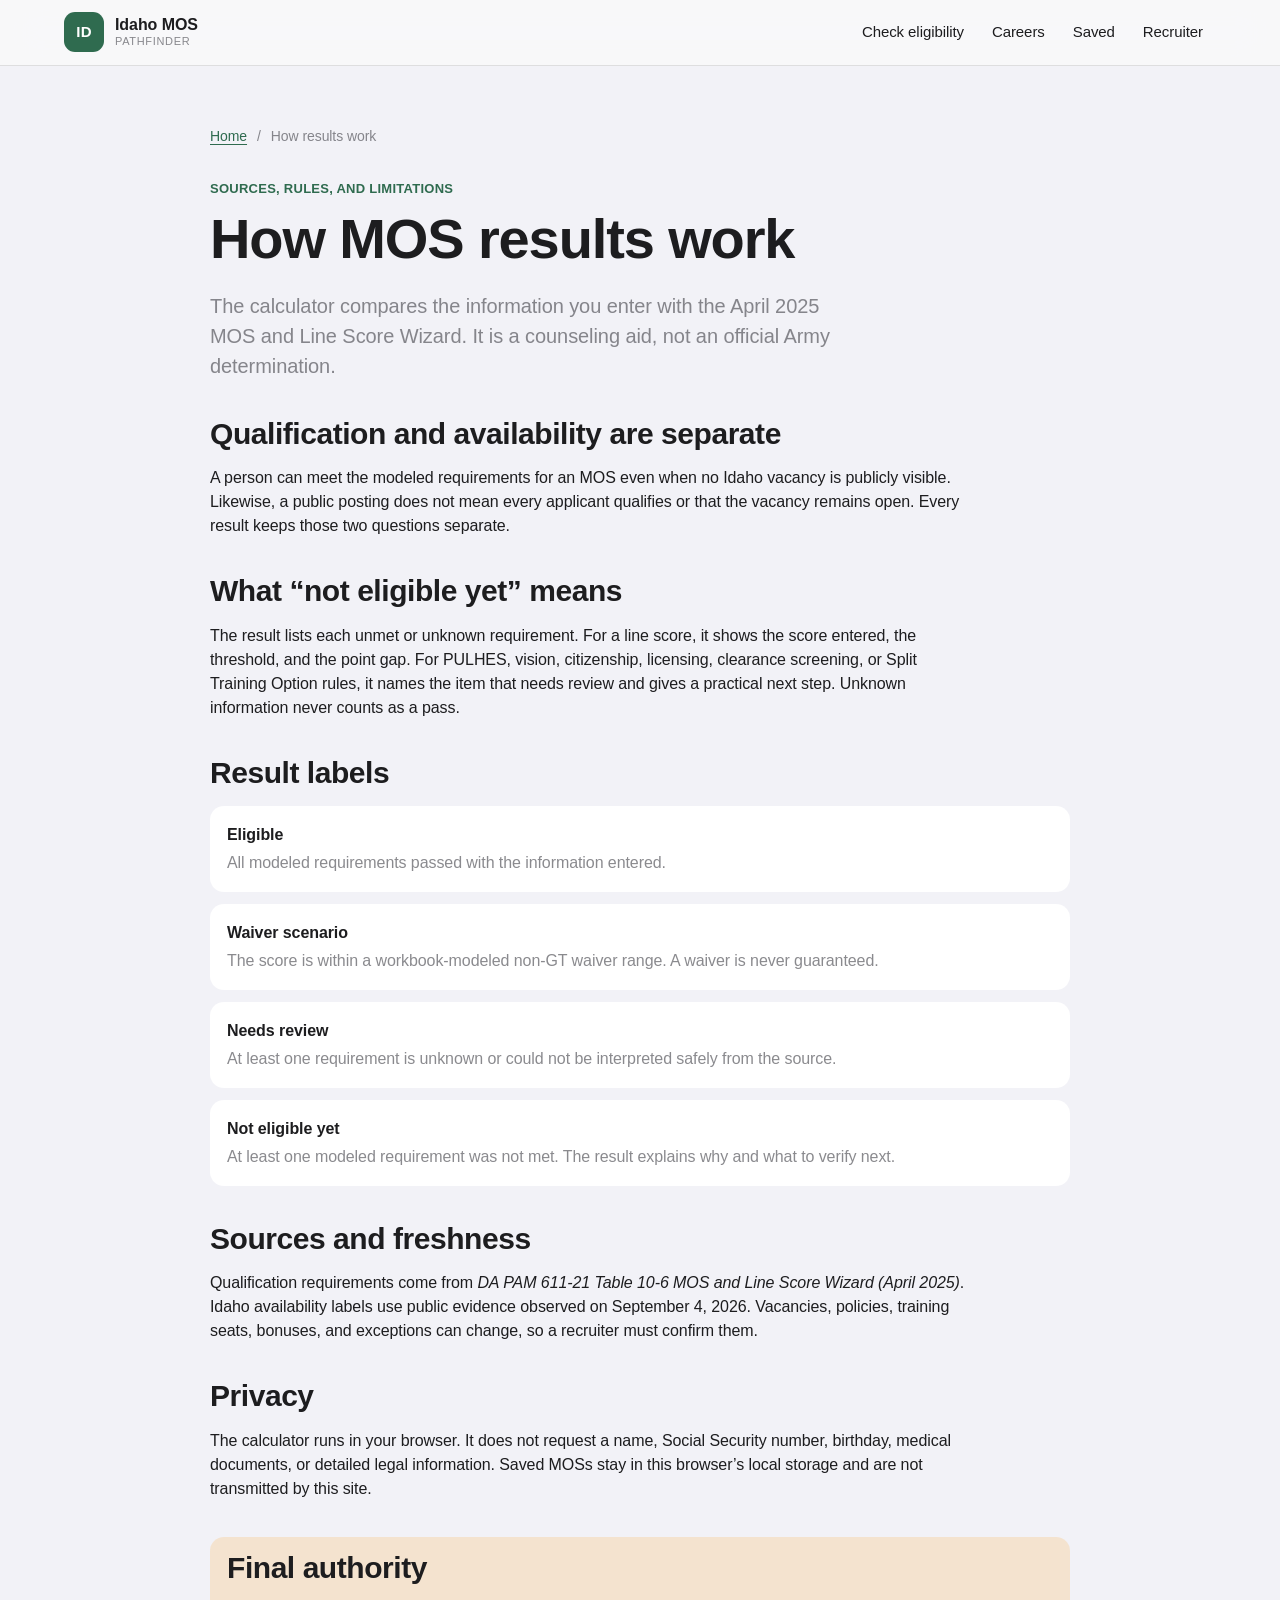
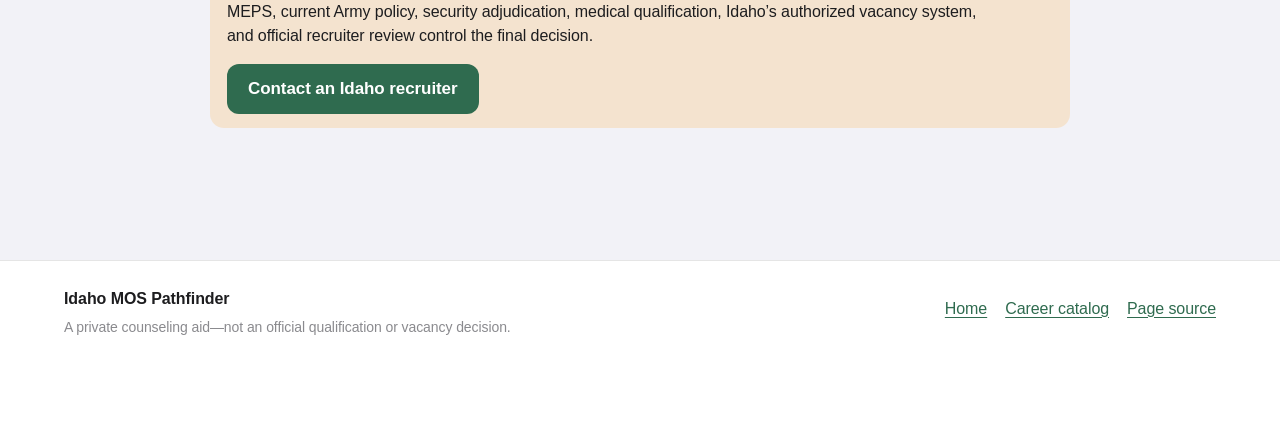
<file: methodology.html>
<!doctype html>
<html lang="en">
<head>
  <meta charset="utf-8">
  <meta name="viewport" content="width=device-width, initial-scale=1">
  <meta name="theme-color" content="#f2f2f7">
  <meta name="theme-color" media="(prefers-color-scheme: dark)" content="#000000">
  <meta name="description" content="Learn how Idaho MOS Pathfinder evaluates Army line scores, PULHES, screening requirements, and public Idaho availability evidence.">
  <meta name="robots" content="index,follow">
  <link rel="canonical" href="https://beauxsoleil.github.io/mos/methodology.html">
  <meta property="og:type" content="article">
  <meta property="og:title" content="How MOS Results Work | Idaho MOS Pathfinder">
  <meta property="og:description" content="Understand the sources, eligibility rules, limitations, and privacy model behind Idaho MOS Pathfinder.">
  <meta property="og:url" content="https://beauxsoleil.github.io/mos/methodology.html">
  <meta property="og:image" content="https://beauxsoleil.github.io/mos/social-card.jpg">
  <meta property="og:image:alt" content="Idaho MOS Pathfinder career eligibility explorer">
  <meta name="twitter:card" content="summary_large_image">
  <title>How MOS Results Work | Idaho MOS Pathfinder</title>
  <link rel="icon" href="./favicon.svg" type="image/svg+xml">
  <link rel="stylesheet" href="./styles.css">
  <script type="application/ld+json">
    {"@context":"https://schema.org","@type":"BreadcrumbList","itemListElement":[{"@type":"ListItem","position":1,"name":"Home","item":"https://beauxsoleil.github.io/mos/"},{"@type":"ListItem","position":2,"name":"How results work","item":"https://beauxsoleil.github.io/mos/methodology.html"}]}
  </script>
</head>
<body>
  <a class="skip-link" href="#main">Skip to content</a>
  <header class="site-header">
    <a class="brand" href="./" aria-label="Idaho MOS Pathfinder home"><span class="brand-mark" aria-hidden="true">ID</span><span><strong>Idaho MOS</strong><small>Pathfinder</small></span></a>
    <nav class="desktop-nav" aria-label="Primary navigation"><a href="./#eligibility">Check eligibility</a><a href="./#careers">Careers</a><a href="./#saved">Saved</a><a href="./#recruiter">Recruiter</a></nav>
  </header>
  <main id="main" tabindex="-1" class="article-page">
    <nav class="breadcrumbs" aria-label="Breadcrumb"><a href="./">Home</a><span aria-hidden="true">/</span><span aria-current="page">How results work</span></nav>
    <article>
      <p class="eyebrow">Sources, rules, and limitations</p>
      <h1>How MOS results work</h1>
      <p class="lede">The calculator compares the information you enter with the April 2025 MOS and Line Score Wizard. It is a counseling aid, not an official Army determination.</p>
      <section><h2>Qualification and availability are separate</h2><p>A person can meet the modeled requirements for an MOS even when no Idaho vacancy is publicly visible. Likewise, a public posting does not mean every applicant qualifies or that the vacancy remains open. Every result keeps those two questions separate.</p></section>
      <section><h2>What “not eligible yet” means</h2><p>The result lists each unmet or unknown requirement. For a line score, it shows the score entered, the threshold, and the point gap. For PULHES, vision, citizenship, licensing, clearance screening, or Split Training Option rules, it names the item that needs review and gives a practical next step. Unknown information never counts as a pass.</p></section>
      <section><h2>Result labels</h2><dl class="definition-list"><div><dt>Eligible</dt><dd>All modeled requirements passed with the information entered.</dd></div><div><dt>Waiver scenario</dt><dd>The score is within a workbook-modeled non-GT waiver range. A waiver is never guaranteed.</dd></div><div><dt>Needs review</dt><dd>At least one requirement is unknown or could not be interpreted safely from the source.</dd></div><div><dt>Not eligible yet</dt><dd>At least one modeled requirement was not met. The result explains why and what to verify next.</dd></div></dl></section>
      <section><h2>Sources and freshness</h2><p>Qualification requirements come from <cite>DA PAM 611-21 Table 10-6 MOS and Line Score Wizard (April 2025)</cite>. Idaho availability labels use public evidence observed on September 4, 2026. Vacancies, policies, training seats, bonuses, and exceptions can change, so a recruiter must confirm them.</p></section>
      <section><h2>Privacy</h2><p>The calculator runs in your browser. It does not request a name, Social Security number, birthday, medical documents, or detailed legal information. Saved MOSs stay in this browser’s local storage and are not transmitted by this site.</p></section>
      <section class="freshness-banner"><h2>Final authority</h2><p>MEPS, current Army policy, security adjudication, medical qualification, Idaho’s authorized vacancy system, and official recruiter review control the final decision.</p><a class="button primary" href="./#recruiter">Contact an Idaho recruiter</a></section>
    </article>
  </main>
  <footer class="site-footer"><div><strong>Idaho MOS Pathfinder</strong><p>A private counseling aid—not an official qualification or vacancy decision.</p></div><nav aria-label="Supporting information"><a href="./">Home</a><a href="./#careers">Career catalog</a><a href="https://github.com/Beauxsoleil/mos">Page source</a></nav></footer>
</body>
</html>
</file>
<file: styles.css>
/* ============================================================
   Idaho MOS Pathfinder — Apple Human Interface Guidelines style
   Clarity · Deference · Depth
   Semantic, adaptive tokens (light + dark). No card borders,
   no drop shadows: radius + material conveys hierarchy.
   ============================================================ */

:root {
  /* Accent — single "Idaho green" tint, used sparingly */
  --accent: #2f6b4f;
  --accent-strong: #265741;
  --accent-contrast: #ffffff;
  --accent-soft: rgba(47, 107, 79, 0.13);

  /* Text */
  --label: #1d1d1f;
  --label-2: rgba(60, 60, 67, 0.6);
  --label-3: rgba(60, 60, 67, 0.3);

  /* Surfaces */
  --bg: #f2f2f7;            /* grouped background */
  --surface: #ffffff;       /* cards, lists, sheets */
  --surface-2: #e9e9ef;     /* raised hover / secondary fill */
  --sep: rgba(60, 60, 67, 0.29);
  --sep-soft: rgba(60, 60, 67, 0.16);
  --fill: rgba(120, 120, 128, 0.12);
  --fill-2: rgba(120, 120, 128, 0.08);

  /* Bars */
  --bar: rgba(249, 249, 249, 0.82);

  /* Status tints */
  --green: #34c759;
  --green-tint: rgba(52, 199, 89, 0.16);
  --green-ink: #1e7a34;
  --orange: #ff9500;
  --orange-tint: rgba(255, 149, 0, 0.16);
  --orange-ink: #a86400;
  --red: #ff3b30;
  --red-tint: rgba(255, 59, 48, 0.14);
  --red-ink: #c6281f;
  --purple-tint: rgba(88, 86, 214, 0.16);
  --purple-ink: #4c3875;
  --gray-tint: rgba(120, 120, 128, 0.16);

  --focus: #007aff;
  --radius-card: 18px;
  --radius-list: 14px;
  --radius-btn: 12px;
  --hairline: rgba(0, 0, 0, 0.1);
}

* { box-sizing: border-box; }
html { scroll-behavior: smooth; -webkit-text-size-adjust: 100%; }
body {
  margin: 0;
  background: var(--bg);
  color: var(--label);
  font: 16px/1.5 -apple-system, BlinkMacSystemFont, "SF Pro Text", "SF Pro Display", "Segoe UI", Roboto, Helvetica, Arial, sans-serif;
  -webkit-font-smoothing: antialiased;
  font-optical-sizing: auto;
  letter-spacing: -0.005em;
}
a { color: var(--accent); text-underline-offset: 3px; }
button, input, select { font: inherit; color: inherit; letter-spacing: inherit; }
button { cursor: pointer; }
:focus-visible { outline: 3px solid var(--focus); outline-offset: 2px; border-radius: 6px; }
[hidden] { display: none !important; }
.sr-only { position: absolute !important; width: 1px !important; height: 1px !important; padding: 0 !important; margin: -1px !important; overflow: hidden !important; clip: rect(0, 0, 0, 0) !important; white-space: nowrap !important; border: 0 !important; }

.skip-link { position: fixed; left: 16px; top: -80px; z-index: 100; background: var(--surface); color: var(--label); padding: 12px 18px; border-radius: 10px; text-decoration: none; }
.skip-link:focus { top: 12px; }

/* ---------------- Header ---------------- */
.site-header {
  position: sticky; top: 0; z-index: 20;
  display: flex; align-items: center; justify-content: space-between;
  padding: 12px clamp(18px, 5vw, 72px);
  background: var(--bar);
  backdrop-filter: saturate(180%) blur(20px);
  -webkit-backdrop-filter: saturate(180%) blur(20px);
  border-bottom: 1px solid var(--hairline);
}
.brand { display: inline-flex; gap: 11px; align-items: center; color: var(--label); text-decoration: none; line-height: 1.05; }
.brand-mark { display: grid; place-items: center; width: 40px; height: 40px; border-radius: 11px; background: var(--accent); color: var(--accent-contrast); font-weight: 800; font-size: 15px; letter-spacing: 0.02em; }
.brand strong, .brand small { display: block; }
.brand strong { font-size: 16px; font-weight: 700; }
.brand small { margin-top: 3px; color: var(--label-2); font-size: 11px; letter-spacing: 0.06em; text-transform: uppercase; }
.desktop-nav { display: flex; gap: 2px; }
.desktop-nav a { padding: 9px 13px; border-radius: 10px; color: var(--label); text-decoration: none; font-weight: 500; font-size: 15px; }
.desktop-nav a:hover { background: var(--fill-2); }
.desktop-nav a[aria-current="page"] { color: var(--accent); font-weight: 600; }

/* ---------------- Layout ---------------- */
main { width: min(1120px, calc(100% - 40px)); margin: 0 auto; padding: clamp(30px, 5vw, 60px) 0 110px; }
.view { animation: appear 0.24s cubic-bezier(0.32, 0.72, 0.24, 1); }
@keyframes appear { from { opacity: 0; transform: translateY(6px); } }

/* ---------------- Typography ---------------- */
h1, h2, h3 { line-height: 1.12; font-weight: 700; }
h1 { margin: 0; max-width: 760px; font-size: clamp(34px, 5.5vw, 56px); letter-spacing: -0.02em; }
h2 { margin: 0 0 10px; font-size: clamp(24px, 3vw, 30px); letter-spacing: -0.015em; }
h3 { margin: 0; font-size: 20px; letter-spacing: -0.01em; }
.lede { max-width: 640px; margin: 20px 0; color: var(--label-2); font-size: clamp(17px, 2vw, 20px); }
.eyebrow { margin: 0 0 10px; color: var(--accent); font-size: 13px; font-weight: 600; letter-spacing: 0.02em; text-transform: uppercase; }
.small { font-size: 13px; color: var(--label-2); }

/* ---------------- Buttons ---------------- */
.actions, .form-actions { display: flex; gap: 12px; flex-wrap: wrap; }
.button {
  display: inline-flex; align-items: center; justify-content: center; gap: 8px;
  min-height: 48px; padding: 11px 20px; border: 1px solid transparent;
  border-radius: var(--radius-btn); cursor: pointer; text-decoration: none;
  font-weight: 600; font-size: 17px;
  transition: background 0.15s ease, transform 0.06s ease;
}
.button:active { transform: scale(0.98); }
.button.primary { background: var(--accent); color: var(--accent-contrast); }
.button.primary:hover { background: var(--accent-strong); }
.button.secondary { border-color: var(--accent); background: transparent; color: var(--accent); }
.button.secondary:hover { background: var(--accent-soft); }
.button.tinted { background: var(--fill); color: var(--label); }
.button.tinted:hover { background: var(--fill-2); }
.button.text-button { background: transparent; color: var(--red); }
.button.compact { min-height: 40px; padding: 7px 14px; font-size: 15px; }

/* ---------------- Home hero ---------------- */
.hero-view { min-height: 68vh; display: grid; grid-template-columns: 1.12fr 0.88fr; gap: clamp(40px, 7vw, 96px); align-items: center; }
.benefit-strip {
  display: flex; gap: 13px; align-items: flex-start; max-width: 640px;
  margin-top: 20px; padding: 16px 17px; border-radius: 16px; background: var(--green-tint);
}
.benefit-strip span { font-size: 24px; line-height: 1.2; }
.benefit-strip p { margin: 0; font-size: 15px; }
.benefit-strip a { font-weight: 600; }
.privacy-callout {
  display: flex; gap: 12px; align-items: flex-start; max-width: 640px;
  margin-top: 14px; padding: 15px 17px; border-radius: 16px; background: var(--fill-2);
}
.privacy-callout span { color: var(--accent); font-weight: 800; }
.privacy-callout p { margin: 0; font-size: 14px; }
.hero-panel { position: relative; overflow: hidden; padding: 160px 26px 26px; border-radius: 26px; background: var(--surface); box-shadow: 0 1px 2px rgba(0,0,0,0.04); }
.mountain { position: absolute; inset: 0 0 auto; height: 150px; background: linear-gradient(155deg, transparent 30%, #9db3a5 31% 54%, transparent 55%), linear-gradient(205deg, transparent 35%, #7e9a8b 36% 62%, transparent 63%), linear-gradient(#d4ded7, #9db3a5); opacity: 0.9; }
.panel-kicker { margin: 0 0 16px; color: var(--label-2); font-weight: 600; }
.hero-panel ul { display: grid; grid-template-columns: repeat(3, 1fr); gap: 8px; margin: 0 0 16px; padding: 0; list-style: none; }
.hero-panel li { padding: 12px 8px; border-radius: 12px; background: var(--fill-2); }
.hero-panel li strong, .hero-panel li span { display: block; }
.hero-panel li strong { font-size: 26px; font-weight: 700; letter-spacing: -0.02em; }
.hero-panel li span { color: var(--label-2); font-size: 12px; }

/* ---------------- Section headings ---------------- */
.section-heading { margin-bottom: 26px; }
.section-heading h1 { font-size: clamp(30px, 4.5vw, 48px); }
.section-heading > p:last-child { max-width: 740px; color: var(--label-2); font-size: 17px; }
.results-heading { display: flex; justify-content: space-between; gap: 20px; align-items: end; }

/* ---------------- Forms (grouped inset lists) ---------------- */
.form-section { margin: 0 0 22px; }
.section-label { margin: 0 16px 7px; font-size: 13px; font-weight: 600; text-transform: uppercase; letter-spacing: 0.02em; color: var(--label-2); }
.field-help { margin: 0 16px 12px; color: var(--label-2); font-size: 14px; max-width: 640px; }
.list { background: var(--surface); border-radius: var(--radius-list); overflow: hidden; margin: 0 0 4px; }
.row { position: relative; display: flex; align-items: center; gap: 12px; min-height: 50px; padding: 9px 16px; }
.row + .row::before { content: ""; position: absolute; top: 0; left: 16px; right: 0; height: 0.5px; background: var(--sep-soft); }
.row-label { flex: 1; min-width: 0; font-size: 17px; color: var(--label); }
.row-label small { display: block; font-size: 13px; color: var(--label-2); margin-top: 1px; font-weight: 400; }
.row .value { font-size: 17px; color: var(--label-2); }

/* numeric line-score field */
.score-input {
  width: 88px; height: 38px; border: none; border-radius: 10px;
  background: var(--fill-2); text-align: right; padding: 0 13px;
  font-size: 17px; font-weight: 600; color: var(--label);
  font-variant-numeric: tabular-nums;
}
.score-input::-webkit-outer-spin-button, .score-input::-webkit-inner-spin-button { -webkit-appearance: none; margin: 0; }
.score-input[type="number"] { -moz-appearance: textfield; appearance: textfield; }
.score-input:focus { box-shadow: 0 0 0 2px var(--accent); outline: none; background: var(--surface); }

/* PULHES select rows */
.row-select { border: none; background: transparent; color: var(--label); font-size: 17px; min-height: 0; width: auto; max-width: 60%; text-align: right; text-align-last: right; padding: 4px 0; cursor: pointer; }

/* question rows */
.question-row { flex-wrap: wrap; }
.question-row select {
  appearance: none; -webkit-appearance: none; -moz-appearance: none;
  border: none; background: transparent; color: var(--label);
  font-size: 17px; min-height: 0; width: auto; max-width: 58%;
  text-align: right; text-align-last: right; padding: 4px 20px 4px 8px; cursor: pointer;
  background-image: url("data:image/svg+xml;utf8,<svg xmlns='http://www.w3.org/2000/svg' width='14' height='14' viewBox='0 0 24 24' fill='none' stroke='%23808085' stroke-width='2.4' stroke-linecap='round' stroke-linejoin='round'><path d='m6 9 6 6 6-6'/></svg>");
  background-repeat: no-repeat; background-position: right center; background-size: 12px;
}
.question-row select:invalid { color: var(--accent); }
.field-error { flex-basis: 100%; display: none; color: var(--red); font-size: 13px; font-weight: 500; margin-top: 2px; }
.field-error:not(:empty) { display: block; }
input[aria-invalid="true"].score-input { box-shadow: 0 0 0 2px var(--red); }
select[aria-invalid="true"] { color: var(--red); }

/* iOS switch (PULHES "all 1s") */
.switch-row { cursor: pointer; }
.switch-row input[type="checkbox"] {
  appearance: none; -webkit-appearance: none;
  width: 51px; height: 31px; border-radius: 16px; border: none;
  background: var(--fill); position: relative; flex: 0 0 auto; cursor: pointer;
  transition: background 0.2s ease;
}
.switch-row input[type="checkbox"]::after {
  content: ""; position: absolute; top: 2px; left: 2px; width: 27px; height: 27px;
  border-radius: 50%; background: #fff; box-shadow: 0 2px 4px rgba(0,0,0,0.22);
  transition: transform 0.2s cubic-bezier(0.32, 0.72, 0.24, 1);
}
.switch-row input[type="checkbox"]:checked { background: var(--green); }
.switch-row input[type="checkbox"]:checked::after { transform: translateX(20px); }

.form-actions { justify-content: space-between; align-items: center; margin-top: 20px; }
.error-summary { margin: 0 0 20px; padding: 16px 18px; border-radius: 14px; background: var(--red-tint); color: var(--label); }
.error-summary h2 { margin: 0 0 6px; font-size: 17px; }
.error-summary ul { margin: 6px 0 0; padding-left: 18px; }
.error-summary a { color: inherit; }

/* ---------------- Banners & guidance ---------------- */
.freshness-banner { margin: -8px 0 22px; padding: 14px 17px; border-radius: 14px; background: var(--orange-tint); font-size: 14px; }
.results-guide { margin: -8px 0 22px; padding: 14px 17px; border-radius: 14px; background: var(--surface); font-size: 14px; }
.study-guidance { margin: -8px 0 22px; padding: 18px 20px; border-radius: 16px; background: var(--green-tint); }
.study-guidance h2 { margin: 0 0 6px; font-size: 20px; }
.study-guidance p { margin: 0 0 12px; color: var(--label-2); font-size: 14px; }
.study-guidance ul { margin: 0; padding-left: 18px; }
.study-guidance li { font-size: 14px; margin: 5px 0; }
.study-box { margin-top: 16px; padding: 14px 16px; border-radius: 14px; background: var(--green-tint); }
.study-box > strong { display: block; margin-bottom: 6px; }
.study-box ul { margin: 0; padding-left: 18px; }
.study-box li { margin: 5px 0; }

/* ---------------- Filters ---------------- */
.filters { display: grid; grid-template-columns: 1.4fr 1fr 1fr; gap: 14px; margin: 0 0 22px; padding: 0; }
.filters label { display: grid; gap: 6px; font-size: 13px; font-weight: 600; color: var(--label-2); }
.filters input, .filters select { background: var(--fill); border: none; border-radius: 10px; padding: 9px 12px; color: var(--label); font-size: 15px; }
.count-line { color: var(--label-2); font-weight: 600; }

/* ---------------- Cards ---------------- */
.catalog-sections { display: grid; gap: 26px; }
.category-section h2 { padding-bottom: 10px; font-size: 24px; letter-spacing: -0.015em; }
.category-section h2 small { color: var(--label-2); font-weight: 500; font-size: 16px; }
.card-grid { display: grid; grid-template-columns: repeat(3, 1fr); gap: 16px; }
.mos-card {
  display: flex; flex-direction: column; min-width: 0;
  padding: 19px; border-radius: var(--radius-card); background: var(--surface);
  transition: transform 0.12s ease;
}
.mos-card:hover { transform: translateY(-2px); }
.mos-title-row { display: flex; gap: 12px; align-items: flex-start; justify-content: space-between; }
.mos-code { flex: 0 0 auto; padding: 3px 9px; border-radius: 8px; background: var(--fill); color: var(--label); font-weight: 700; font-size: 13px; letter-spacing: 0.02em; }
.mos-card h3 { margin: 10px 0 6px; font-size: 19px; }
.mos-card p { margin: 0 0 12px; color: var(--label-2); font-size: 14px; }
.eligibility-note { margin: 4px 0 14px; padding: 13px 14px; border-radius: 12px; background: var(--orange-tint); }
.eligibility-note.status-panel-ineligible { background: var(--red-tint); }
.eligibility-note.status-panel-waiver { background: var(--purple-tint); }
.eligibility-note > strong { display: block; margin-bottom: 6px; color: var(--label); }
.eligibility-note ul { display: grid; gap: 8px; margin: 0; padding-left: 18px; }
.eligibility-note li { color: var(--label); font-size: 14px; }
.eligibility-note li small, .next-step-panel li small { display: block; margin-top: 3px; color: var(--label-2); font-size: 13px; line-height: 1.4; }
.more-reasons { margin: 8px 0 0 !important; color: var(--label) !important; font-size: 13px; font-weight: 600; }
.mos-card-footer { display: flex; gap: 8px; align-items: center; justify-content: space-between; margin-top: auto; padding-top: 10px; }
.link-button, .save-button { min-height: 44px; border: 0; background: transparent; color: var(--accent); cursor: pointer; font-weight: 600; font-size: 15px; }
.save-button { width: 44px; padding: 0; border: none; border-radius: 50%; background: var(--fill-2); font-size: 22px; }

/* status capsules */
.status-badge { display: inline-flex; align-items: center; width: fit-content; padding: 3px 11px; border-radius: 999px; font-size: 12px; font-weight: 600; }
.status-current, .status-eligible { background: var(--green-tint); color: var(--green-ink); }
.status-catalog, .status-review { background: var(--orange-tint); color: var(--orange-ink); }
.status-unverified, .status-ineligible { background: var(--gray-tint); color: var(--label-2); }
.status-waiver { background: var(--purple-tint); color: var(--purple-ink); }

.empty-state { grid-column: 1 / -1; padding: 44px 22px; border-radius: var(--radius-card); background: var(--surface); text-align: center; color: var(--label-2); }

/* ---------------- Recruiter ---------------- */
.recruiter-layout { display: grid; grid-template-columns: 1fr 1fr; gap: 16px; }
.form-card { margin: 0; padding: 22px; border-radius: var(--radius-card); background: var(--surface); }
.form-card h2 { font-size: 22px; }
.checklist { padding-left: 0; list-style: none; margin: 0; }
.checklist li { margin: 10px 0; font-size: 15px; }
.checklist li::before { content: "✓"; margin-right: 9px; color: var(--accent); font-weight: 800; }

/* ---------------- Dialog (bottom sheet) ---------------- */
dialog {
  border: 0; padding: 0; margin: 0; color: var(--label);
  width: min(720px, 100%);
  max-height: min(88vh, 840px);
  border-radius: 22px 22px 0 0;
  background: var(--surface);
  box-shadow: 0 -12px 48px rgba(0, 0, 0, 0.22);
}
dialog[open] {
  position: fixed; top: auto; bottom: 0; left: 0; right: 0; margin: 0 auto;
  animation: sheet-in 0.3s cubic-bezier(0.32, 0.72, 0.24, 1);
}
@keyframes sheet-in { from { transform: translateY(40%); opacity: 0.6; } }
dialog::backdrop { background: rgba(0, 0, 0, 0.4); backdrop-filter: blur(3px); -webkit-backdrop-filter: blur(3px); }
dialog::before {
  content: ""; display: block; width: 36px; height: 5px; border-radius: 3px;
  background: var(--label-3); margin: 9px auto 0;
}
.dialog-close {
  position: sticky; z-index: 2; float: right; top: 8px; right: 10px;
  width: 40px; min-height: 40px; margin: -40px 12px 0 0;
  border: none; border-radius: 50%; background: var(--fill); color: var(--label);
  cursor: pointer; font-size: 22px; line-height: 1;
}
#dialog-content { padding: clamp(20px, 5vw, 40px); }
.detail-title { padding-right: 44px; }
.detail-title h2 { font-size: clamp(26px, 5vw, 40px); letter-spacing: -0.02em; }
.detail-meta { display: flex; gap: 8px; flex-wrap: wrap; margin: 4px 0 18px; }
.detail-section { margin-top: 22px; padding-top: 18px; border-top: 0.5px solid var(--sep-soft); }
.detail-section h3 { font-size: 15px; font-weight: 600; text-transform: uppercase; letter-spacing: 0.03em; color: var(--label-2); margin-bottom: 10px; }
.criteria-list { display: grid; gap: 8px; padding: 0; list-style: none; margin: 0; }
.criteria-list li { padding: 11px 13px; border-radius: 11px; background: var(--fill-2); font-size: 14px; }
.criteria-list li.fail { background: var(--red-tint); }
.criteria-list li.unknown { background: var(--orange-tint); }
.next-step-panel { padding: 18px; border-radius: 16px; background: var(--fill-2); }
.source-note { font-size: 13px; color: var(--label-2); }

/* ---------------- Mobile tab bar ---------------- */
.mobile-nav { display: none; }

/* ---------------- Footer ---------------- */
.site-footer { display: flex; justify-content: space-between; gap: 36px; padding: 26px clamp(18px, 5vw, 72px) 110px; border-top: 1px solid var(--hairline); background: var(--surface); }
.site-footer p { max-width: 520px; margin: 6px 0 0; color: var(--label-2); font-size: 14px; }
.site-footer nav { display: flex; flex-wrap: wrap; align-content: flex-start; justify-content: flex-end; gap: 10px 18px; }
.site-footer nav a { min-height: 44px; display: inline-flex; align-items: center; font-weight: 500; }
.noscript { margin: 20px; padding: 18px; border-radius: 12px; background: var(--red-tint); }

/* ---------------- Methodology / article pages ---------------- */
.article-page { max-width: 860px; }
.breadcrumbs { display: flex; gap: 10px; margin-bottom: 32px; color: var(--label-2); font-size: 14px; }
.article-page article > section { margin-top: 36px; }
.article-page article > section p { max-width: 760px; font-size: 16px; }
.definition-list { display: grid; gap: 12px; }
.definition-list div { padding: 17px; border-radius: 14px; background: var(--surface); }
.definition-list dt { font-weight: 600; }
.definition-list dd { margin: 4px 0 0; color: var(--label-2); }

/* ---------------- 404 ---------------- */
.not-found-page { min-height: 70vh; display: grid; align-content: center; justify-items: start; }
.not-found-code { margin-bottom: -22px; color: var(--sep); font-size: clamp(110px, 25vw, 250px); font-weight: 800; letter-spacing: -0.08em; line-height: 0.8; }

/* ---------------- Responsive ---------------- */
@media (max-width: 900px) {
  .card-grid { grid-template-columns: repeat(2, 1fr); }
}

@media (min-width: 720px) {
  dialog[open] {
    top: 50%; bottom: auto; left: 50%; right: auto;
    transform: translate(-50%, -50%);
    border-radius: 24px;
    animation: dialog-in 0.22s cubic-bezier(0.32, 0.72, 0.24, 1);
  }
  @keyframes dialog-in { from { opacity: 0; transform: translate(-50%, -48%) scale(0.98); } }
  dialog::before { display: none; }
}

@media (max-width: 720px) {
  body { padding-bottom: 82px; }
  .site-header { position: static; padding: 12px 18px; }
  .desktop-nav { display: none; }
  main { width: min(100% - 32px, 660px); padding-top: 26px; padding-bottom: 36px; }
  .hero-view { display: block; min-height: auto; }
  .hero-panel { margin-top: 30px; padding-top: 140px; }
  .hero-copy .actions .button { width: 100%; }
  .filters, .recruiter-layout { grid-template-columns: 1fr; }
  .results-heading { align-items: flex-start; }
  .card-grid { grid-template-columns: 1fr; }
  .form-actions { flex-direction: column-reverse; align-items: stretch; }
  .form-actions .button { width: 100%; }
  .site-footer { display: block; padding-bottom: 110px; }
  .site-footer nav { justify-content: flex-start; margin-top: 18px; }
  .mobile-nav {
    position: fixed; inset: auto 0 0; z-index: 30;
    display: flex; padding: 7px 6px max(7px, env(safe-area-inset-bottom));
    border-top: 1px solid var(--hairline);
    background: var(--bar);
    backdrop-filter: saturate(180%) blur(20px);
    -webkit-backdrop-filter: saturate(180%) blur(20px);
  }
  .mobile-nav a {
    flex: 1; display: flex; flex-direction: column; align-items: center; gap: 3px;
    min-height: 50px; color: var(--label-3); text-decoration: none;
    font-size: 10px; font-weight: 500;
  }
  .mobile-nav a svg { width: 24px; height: 24px; }
  .mobile-nav a[aria-current="page"] { color: var(--accent); }
}

@media (max-width: 390px) {
  .hero-panel ul { grid-template-columns: 1fr; }
}

@media (prefers-reduced-motion: reduce) {
  *, *::before, *::after { scroll-behavior: auto !important; animation: none !important; transition: none !important; }
}

/* ---------------- Dark mode ---------------- */
@media (prefers-color-scheme: dark) {
  :root {
    --accent: #4fd68a;
    --accent-strong: #66e09e;
    --accent-contrast: #0a2417;
    --accent-soft: rgba(79, 214, 138, 0.16);

    --label: #f5f5f7;
    --label-2: rgba(235, 235, 245, 0.6);
    --label-3: rgba(235, 235, 245, 0.3);

    --bg: #000000;
    --surface: #1c1c1e;
    --surface-2: #2c2c2e;
    --sep: rgba(84, 84, 88, 0.6);
    --sep-soft: rgba(84, 84, 88, 0.4);
    --fill: rgba(120, 120, 128, 0.24);
    --fill-2: rgba(120, 120, 128, 0.16);

    --bar: rgba(22, 22, 23, 0.82);
    --hairline: rgba(255, 255, 255, 0.08);

    --green: #30d158;
    --green-tint: rgba(48, 209, 88, 0.18);
    --green-ink: #30d158;
    --orange: #ff9f0a;
    --orange-tint: rgba(255, 159, 10, 0.18);
    --orange-ink: #ffb340;
    --red: #ff453a;
    --red-tint: rgba(255, 69, 58, 0.18);
    --red-ink: #ff6b61;
    --purple-tint: rgba(120, 122, 255, 0.2);
    --purple-ink: #b8b3ff;
    --gray-tint: rgba(120, 120, 128, 0.24);

    --focus: #4fd68a;
  }
  .mountain { opacity: 0.55; }
  .switch-row input[type="checkbox"]::after { background: #f5f5f7; }
  .score-input:focus { background: var(--surface-2); }
}
</file>
